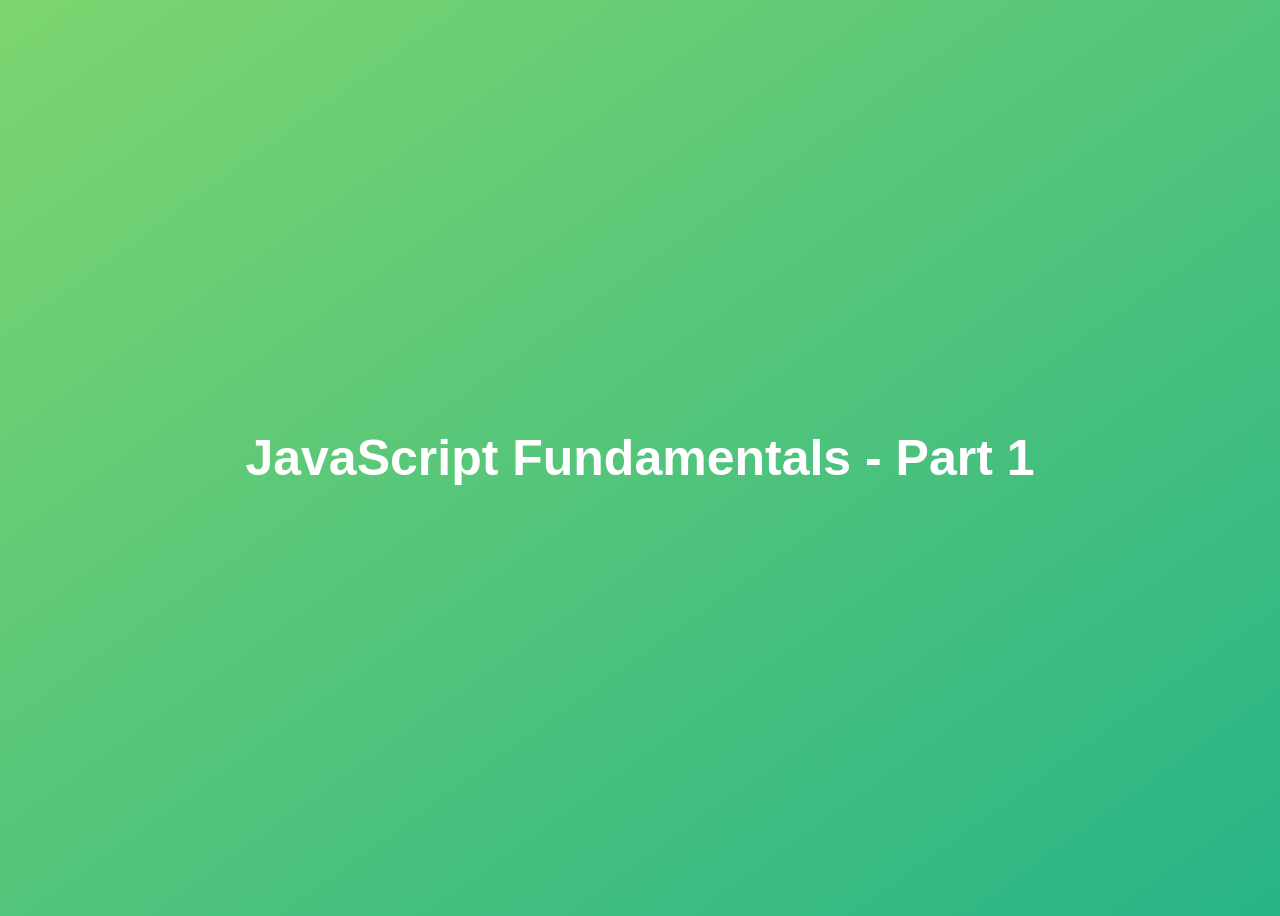
<file: 01-Fundamentals-Part-1/index.html>
<!DOCTYPE html>
<html lang="en">
    <head>
        <meta charset="UTF-8" />
        <meta name="viewport" content="width=device-width, initial-scale=1.0" />
        <meta http-equiv="X-UA-Compatible" content="ie=edge" />
        <title>JavaScript Fundamentals – Part 1</title>
        <style>
            body {
                height: 100vh;
                display: flex;
                align-items: center;
                background: linear-gradient(to top left, #28b487, #7dd56f);
            }
            h1 {
                font-family: sans-serif;
                font-size: 50px;
                line-height: 1.3;
                width: 100%;
                padding: 30px;
                text-align: center;
                color: white;
            }
        </style>
    </head>
    <body>
        <h1>JavaScript Fundamentals - Part 1</h1>
        <script src="script.js"></script>
    </body>
</html>
</file>
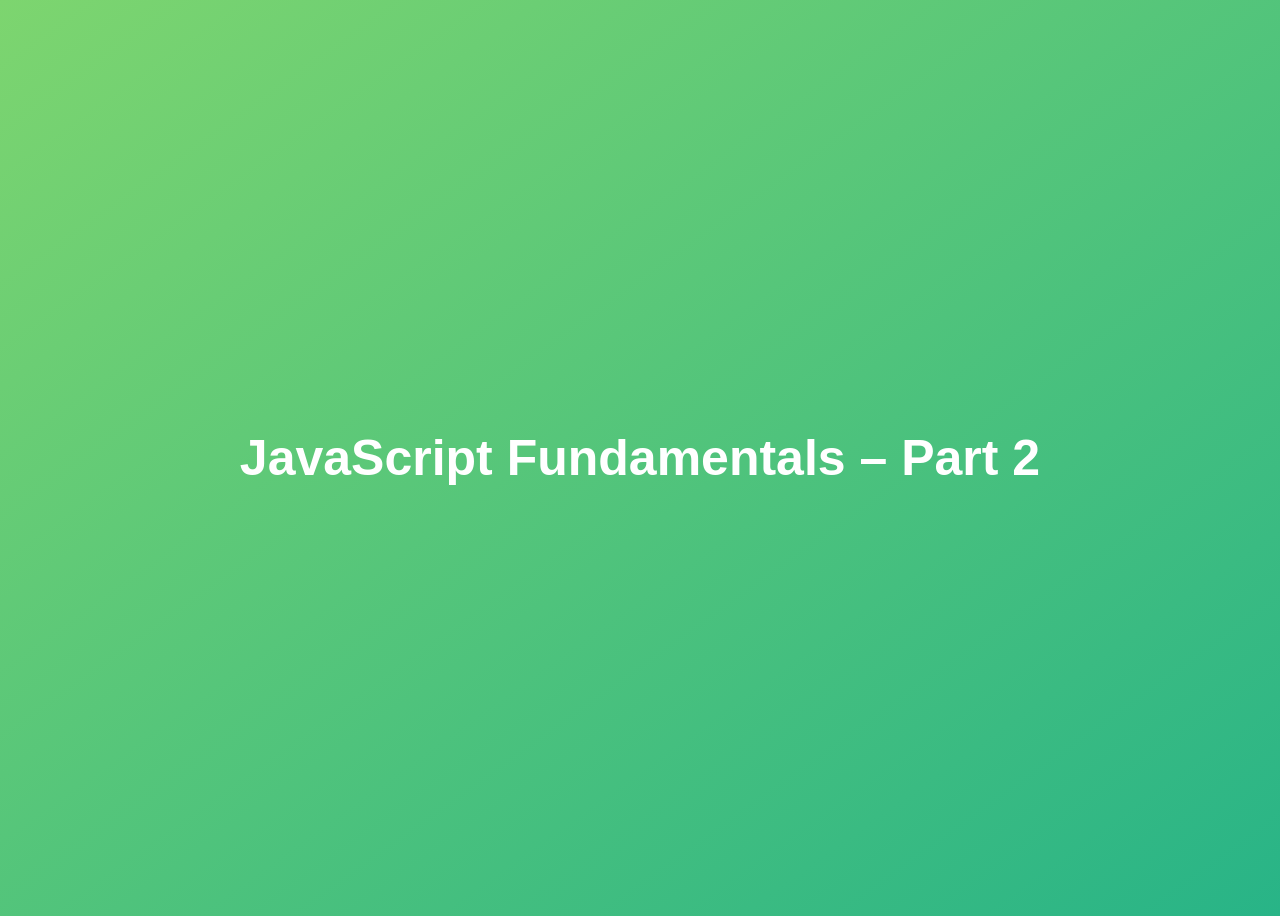
<file: 02-Fundamentals-Part-2/index.html>
<!DOCTYPE html>
<html lang="en">
  <head>
    <meta charset="UTF-8" />
    <meta name="viewport" content="width=device-width, initial-scale=1.0" />
    <meta http-equiv="X-UA-Compatible" content="ie=edge" />
    <title>JavaScript Fundamentals – Part 2</title>
    <style>
      body {
        height: 100vh;
        display: flex;
        align-items: center;
        background: linear-gradient(to top left, #28b487, #7dd56f);
      }
      h1 {
        font-family: sans-serif;
        font-size: 50px;
        line-height: 1.3;
        width: 100%;
        padding: 30px;
        text-align: center;
        color: white;
      }
    </style>
  </head>
  <body>
    <h1>JavaScript Fundamentals – Part 2</h1>
    <script src="script.js"></script>
  </body>
</html>
</file>
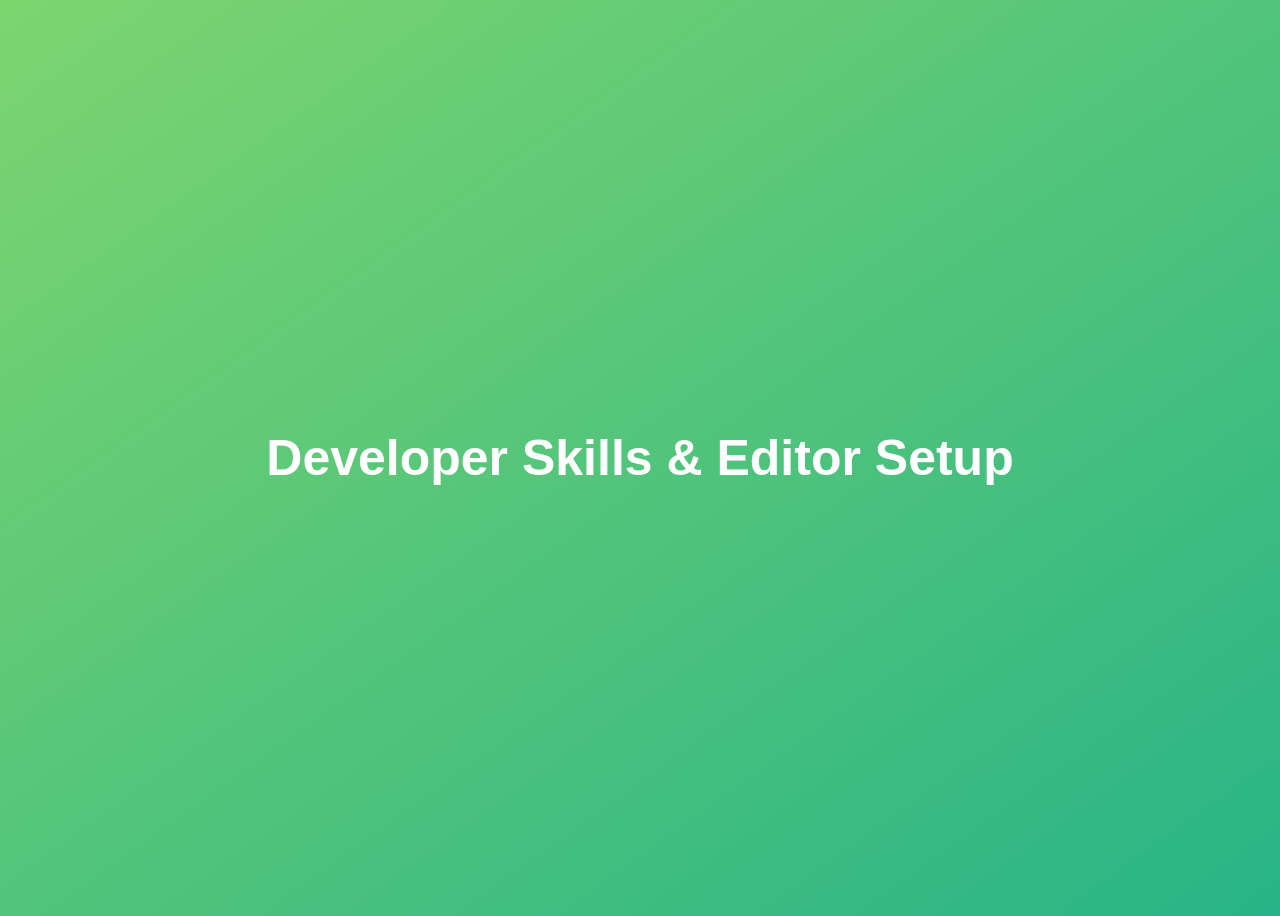
<file: 03-Developer Skills and Editor Setup/index.html>
<!DOCTYPE html>
<html lang="en">
    <head>
        <meta charset="UTF-8" />
        <meta name="viewport" content="width=device-width, initial-scale=1.0" />
        <meta http-equiv="X-UA-Compatible" content="ie=edge" />
        <title>Developer Skills & Editor Setup</title>
        <style>
            body {
                height: 100vh;
                display: flex;
                align-items: center;
                background: linear-gradient(to top left, #28b487, #7dd56f);
            }
            h1 {
                font-family: sans-serif;
                font-size: 50px;
                line-height: 1.3;
                width: 100%;
                padding: 30px;
                text-align: center;
                color: white;
            }
        </style>
    </head>
    <body>
        <h1>Developer Skills & Editor Setup</h1>
        <script src="script.js"></script>
    </body>
</html>
</file>
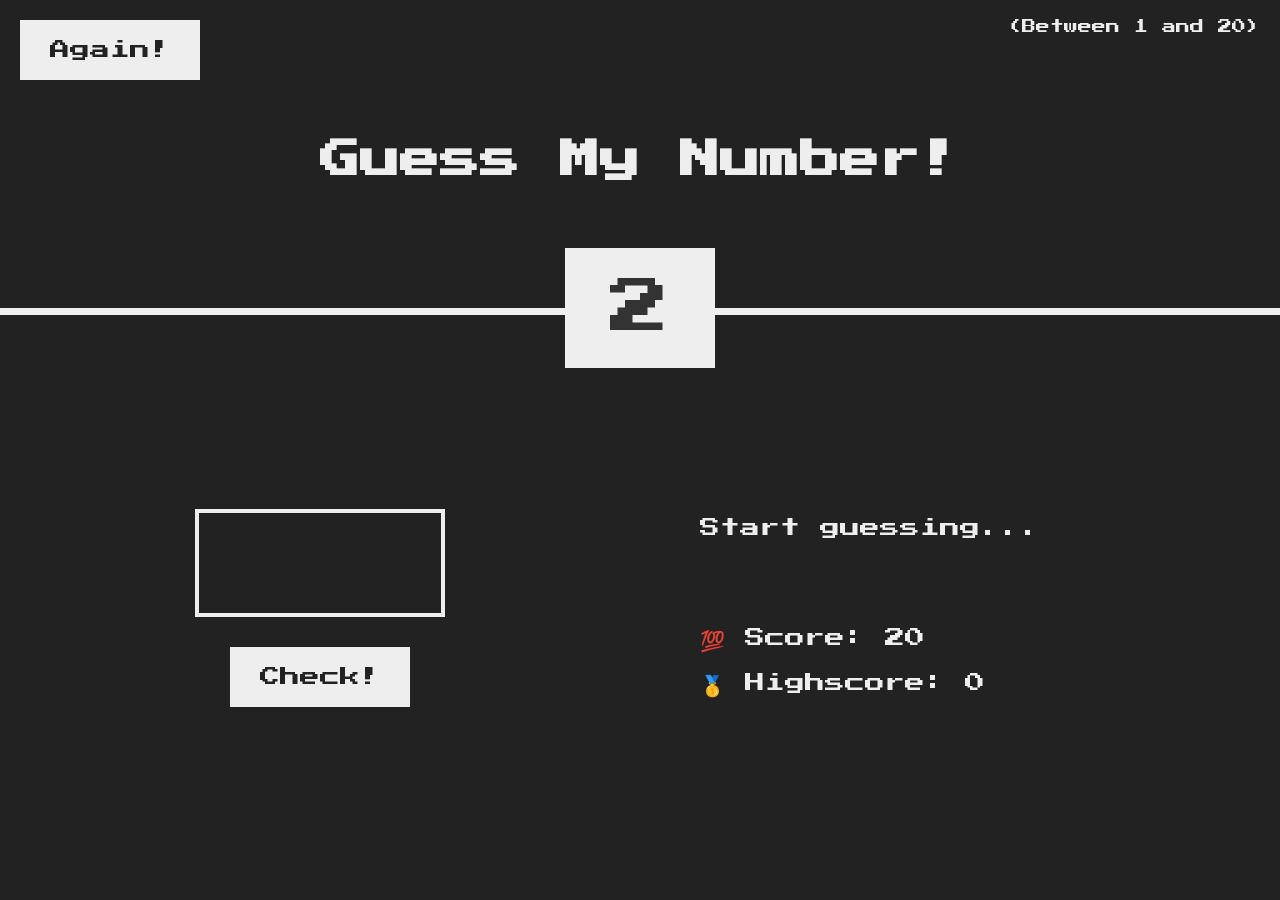
<file: 04-Guess-My-Number/index.html>
<!DOCTYPE html>
<html lang="en">
  <head>
    <meta charset="UTF-8" />
    <meta name="viewport" content="width=device-width, initial-scale=1.0" />
    <meta http-equiv="X-UA-Compatible" content="ie=edge" />
    <link rel="stylesheet" href="style.css" />
    <title>Guess My Number!</title>
  </head>
  <body>
    <header>
      <h1>Guess My Number!</h1>
      <p class="between">(Between 1 and 20)</p>
      <button class="btn again">Again!</button>
      <div class="number">?</div>
    </header>
    <main>
      <section class="left">
        <input type="number" class="guess" />
        <button class="btn check">Check!</button>
      </section>
      <section class="right">
        <p class="message">Start guessing...</p>
        <p class="label-score">💯 Score: <span class="score">20</span></p>
        <p class="label-highscore">
          🥇 Highscore: <span class="highscore">0</span>
        </p>
      </section>
    </main>
    <script src="script.js"></script>
  </body>
</html>
</file>
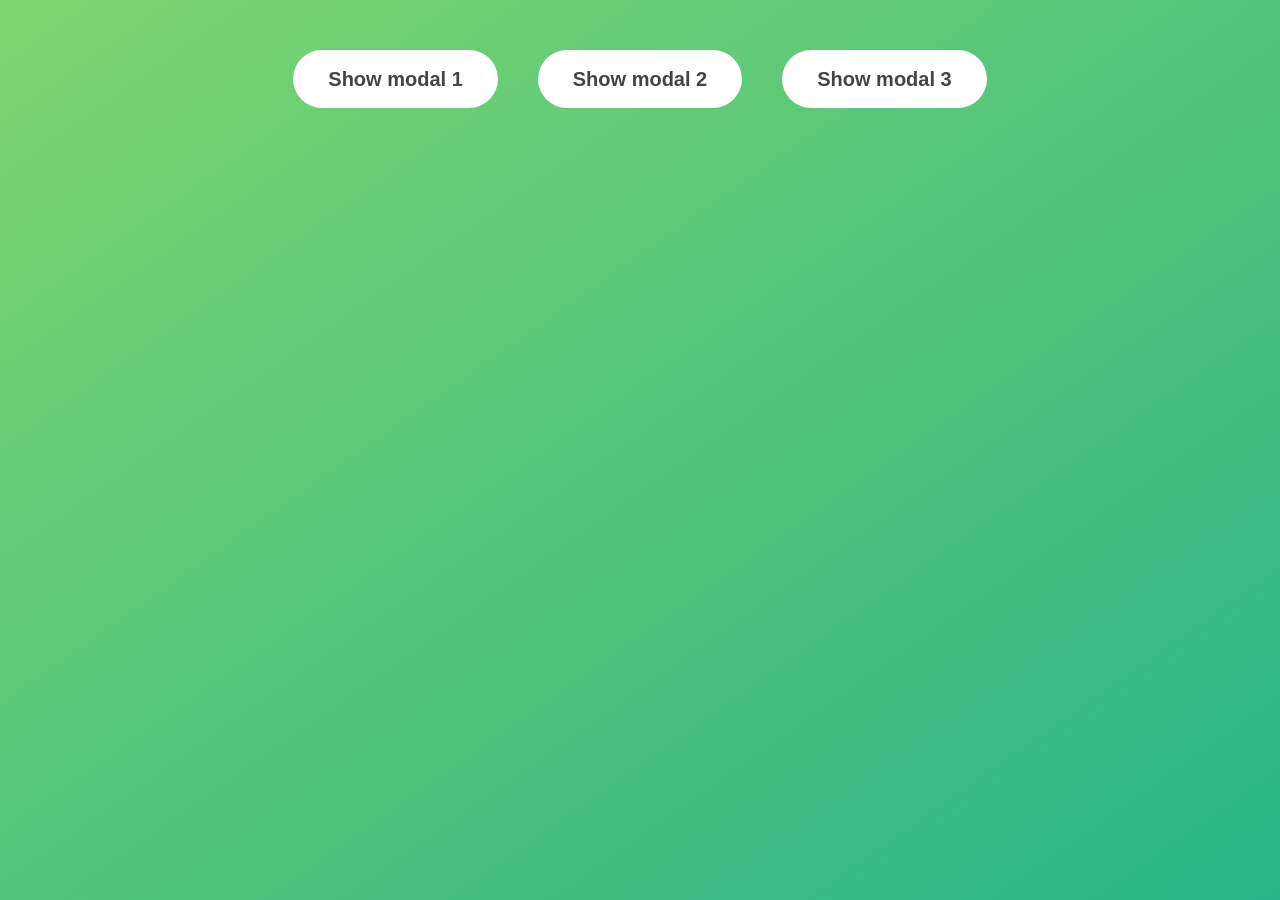
<file: 05-Modal-Window/index.html>
<!DOCTYPE html>
<html lang="en">
  <head>
    <meta charset="UTF-8" />
    <meta name="viewport" content="width=device-width, initial-scale=1.0" />
    <meta http-equiv="X-UA-Compatible" content="ie=edge" />
    <link rel="stylesheet" href="style.css" />
    <title>Modal window</title>
  </head>
  <body>
    <button class="show-modal">Show modal 1</button>
    <button class="show-modal">Show modal 2</button>
    <button class="show-modal">Show modal 3</button>

    <div class="modal hidden">
      <button class="close-modal">&times;</button>
      <h1>I'm a modal window 😍</h1>
      <p>
        Lorem ipsum dolor sit amet, consectetur adipisicing elit, sed do eiusmod
        tempor incididunt ut labore et dolore magna aliqua. Ut enim ad minim
        veniam, quis nostrud exercitation ullamco laboris nisi ut aliquip ex ea
        commodo consequat. Duis aute irure dolor in reprehenderit in voluptate
        velit esse cillum dolore eu fugiat nulla pariatur. Excepteur sint
        occaecat cupidatat non proident, sunt in culpa qui officia deserunt
        mollit anim id est laborum.
      </p>
    </div>
    <div class="overlay hidden"></div>

    <script src="script.js"></script>
  </body>
</html>
</file>
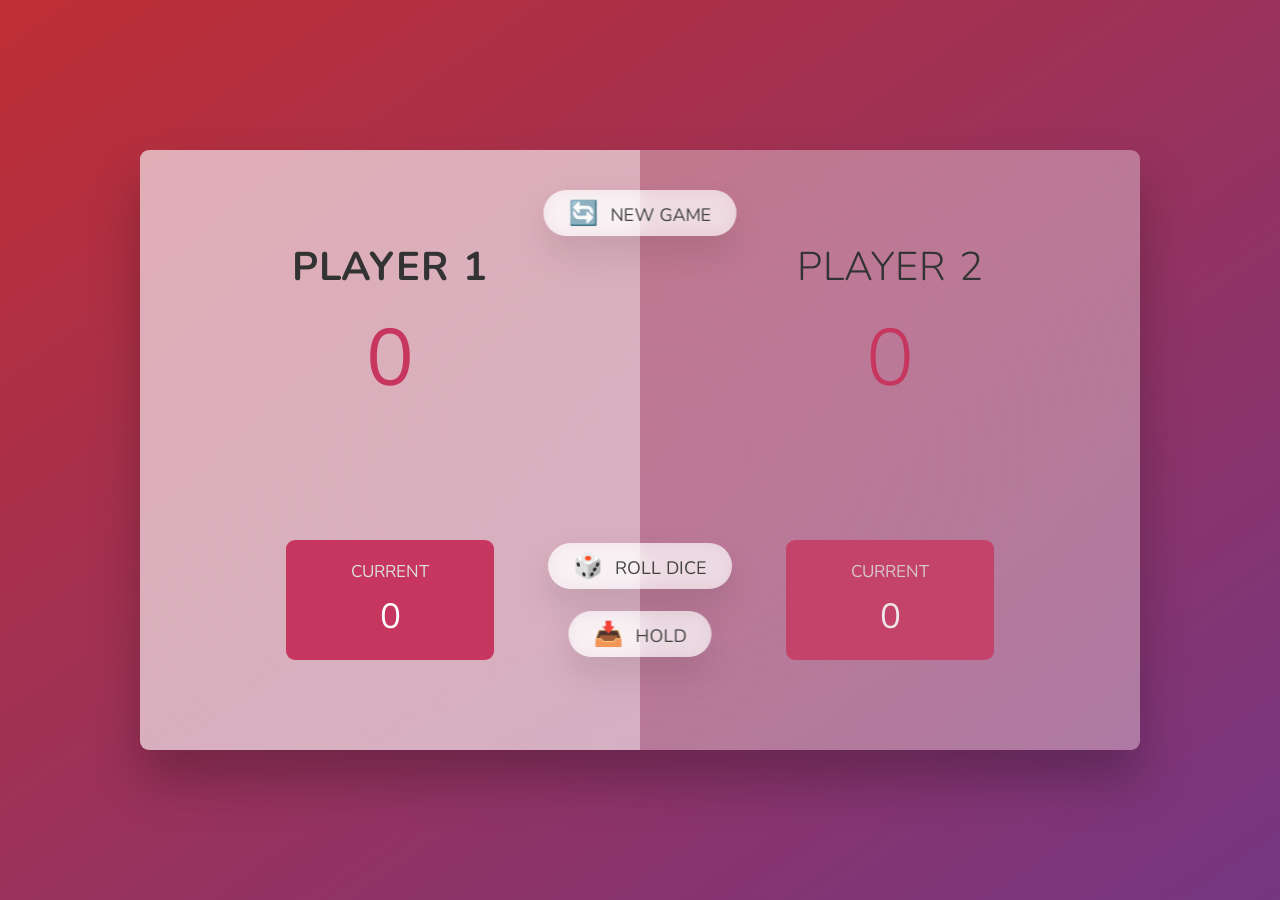
<file: 06-Pig-Game/index.html>
<!DOCTYPE html>
<html lang="en">
  <head>
    <meta charset="UTF-8" />
    <meta name="viewport" content="width=device-width, initial-scale=1.0" />
    <meta http-equiv="X-UA-Compatible" content="ie=edge" />
    <link rel="stylesheet" href="style.css" />
    <title>Pig Game</title>
  </head>
  <body>
    <main>
      <section class="player player--0 player--active">
        <h2 class="name" id="name--0">Player 1</h2>
        <p class="score" id="score--0">43</p>
        <div class="current">
          <p class="current-label">Current</p>
          <p class="current-score" id="current--0">0</p>
        </div>
      </section>
      <section class="player player--1">
        <h2 class="name" id="name--1">Player 2</h2>
        <p class="score" id="score--1">24</p>
        <div class="current">
          <p class="current-label">Current</p>
          <p class="current-score" id="current--1">0</p>
        </div>
      </section>

      <img src="dice-5.png" alt="Playing dice" class="dice" />
      <button class="btn btn--new">🔄 New game</button>
      <button class="btn btn--roll">🎲 Roll dice</button>
      <button class="btn btn--hold">📥 Hold</button>
    </main>
    <script src="script.js"></script>
  </body>
</html>
</file>
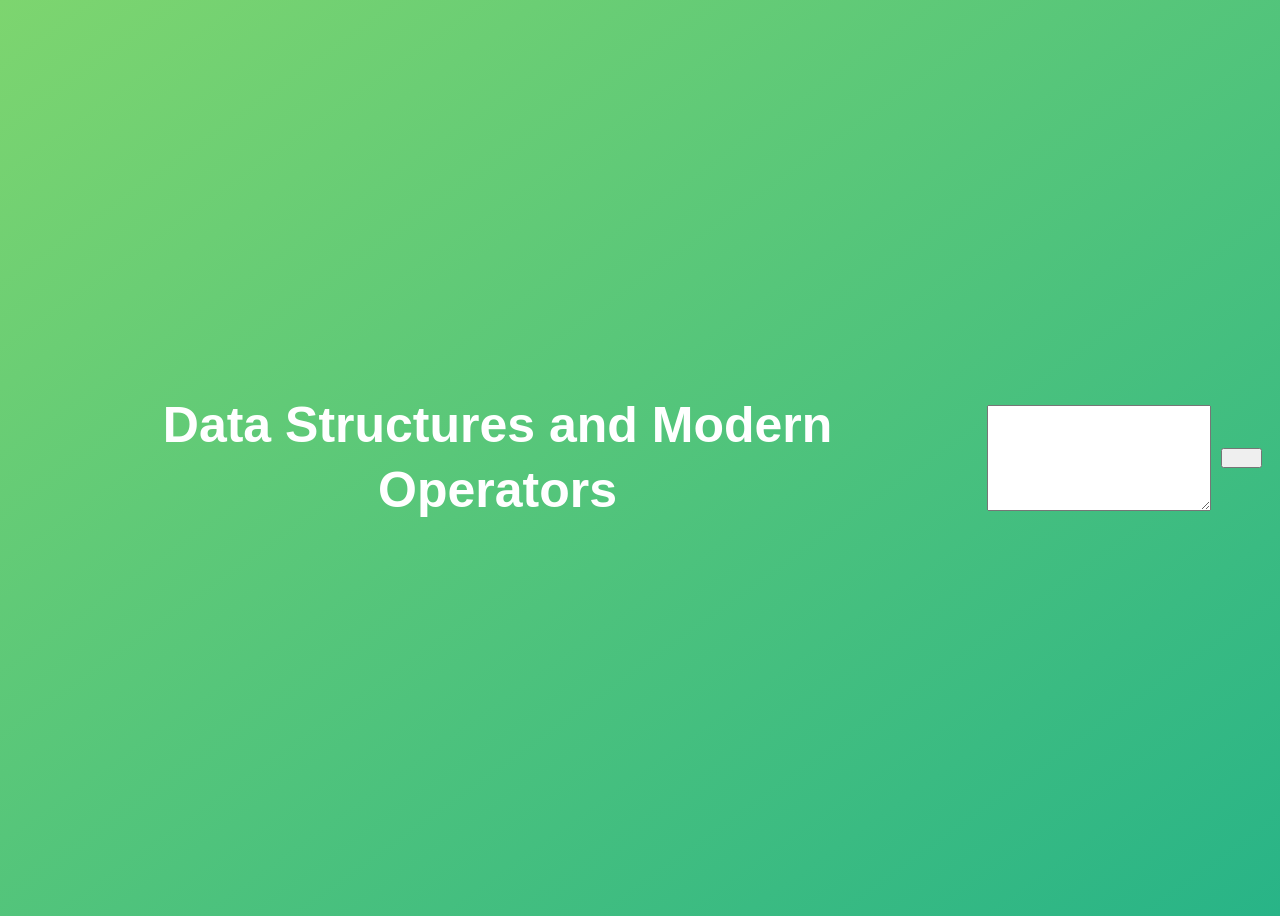
<file: 07-Data-Structures-Operators/index.html>
<!DOCTYPE html>
<html lang="en">
  <head>
    <meta charset="UTF-8" />
    <meta name="viewport" content="width=device-width, initial-scale=1.0" />
    <meta http-equiv="X-UA-Compatible" content="ie=edge" />
    <title>Data Structures and Modern Operators</title>
    <style>
      body {
        height: 100vh;
        display: flex;
        align-items: center;
        background: linear-gradient(to top left, #28b487, #7dd56f);
      }
      h1 {
        font-family: sans-serif;
        font-size: 50px;
        line-height: 1.3;
        width: 100%;
        padding: 30px;
        text-align: center;
        color: white;
      }
      button {
        width: 50px;
        height: 20px;
        margin: 10px;
      }
      textarea {
        width: 300px;
        height: 100px;
      }
    </style>
  </head>
  <body>
    <h1>Data Structures and Modern Operators</h1>
    <script src="script.js"></script>
  </body>
</html>
</file>
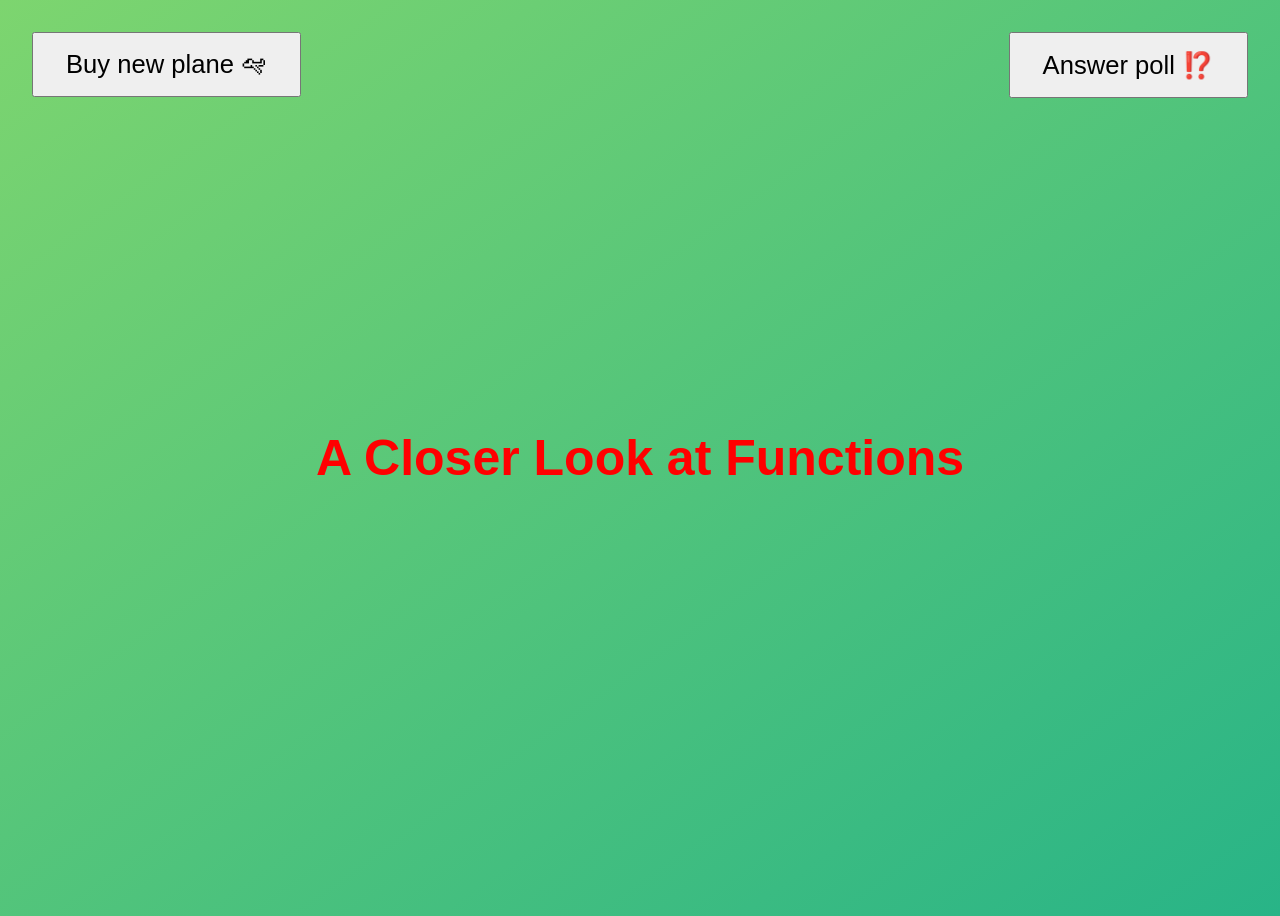
<file: 08-A-Closer-Look-at-Functions/index.html>
<!DOCTYPE html>
<html lang="en">
  <head>
    <meta charset="UTF-8" />
    <meta name="viewport" content="width=device-width, initial-scale=1.0" />
    <meta http-equiv="X-UA-Compatible" content="ie=edge" />
    <title>A Closer Look at Functions</title>
    <style>
      body {
        height: 100vh;
        display: flex;
        align-items: center;
        background: linear-gradient(to top left, #28b487, #7dd56f);
      }
      h1 {
        font-family: sans-serif;
        font-size: 50px;
        line-height: 1.3;
        width: 100%;
        padding: 30px;
        text-align: center;
        color: white;
      }
      .buy,
      .poll {
        font-size: 1.6rem;
        padding: 1rem 2rem;
        position: absolute;
        top: 2rem;
      }
      .buy {
        left: 2rem;
      }
      .poll {
        right: 2rem;
      }
    </style>
  </head>
  <body>
    <h1>A Closer Look at Functions</h1>
    <button class="buy">Buy new plane 🛩</button>
    <button class="poll">Answer poll ⁉️</button>
    <script src="script.js"></script>
  </body>
</html>
</file>
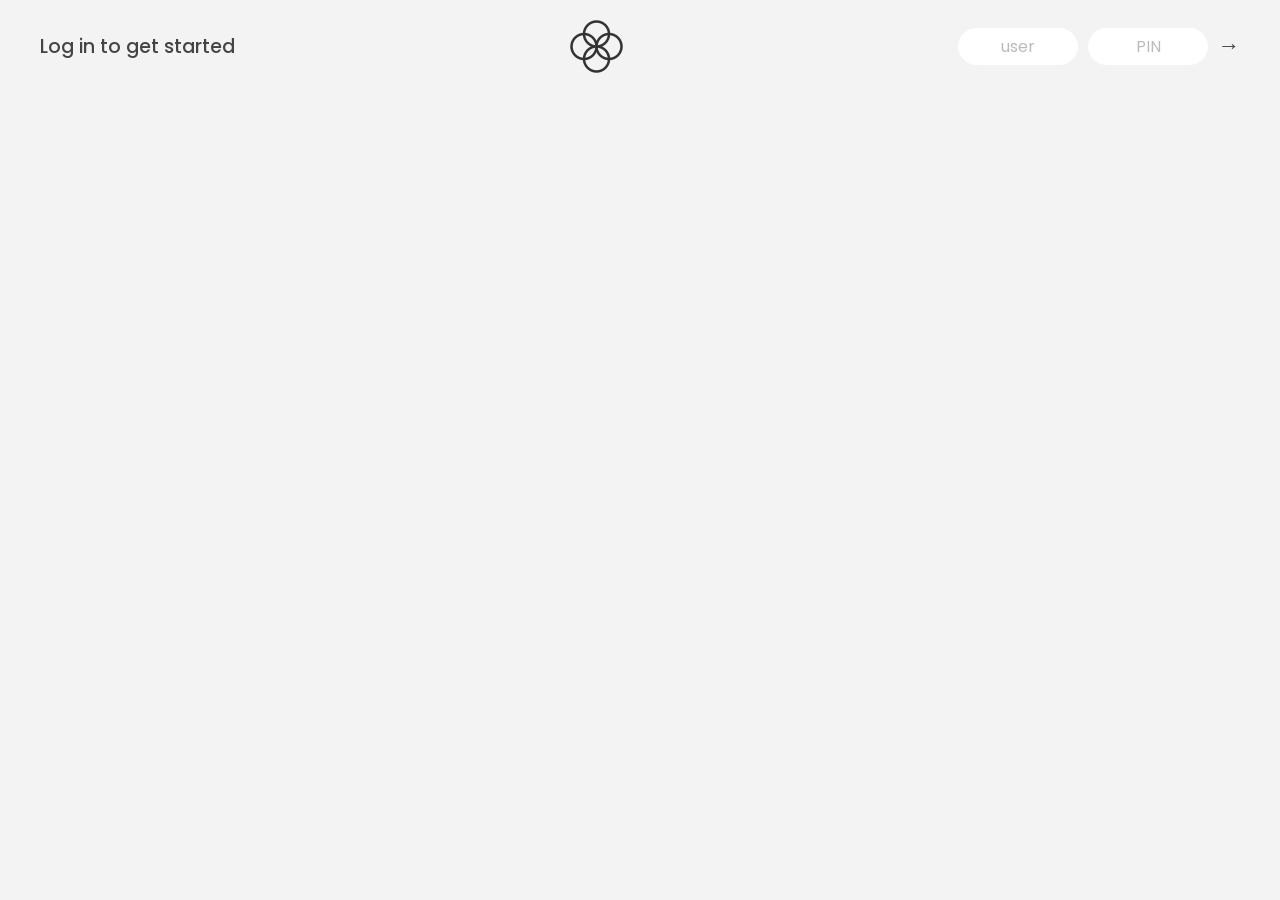
<file: 09-Arrays-Bankist/index.html>
<!DOCTYPE html>
<html lang="en">
  <head>
    <meta charset="UTF-8" />
    <meta name="viewport" content="width=device-width, initial-scale=1.0" />
    <meta http-equiv="X-UA-Compatible" content="ie=edge" />
    <link rel="shortcut icon" type="image/png" href="/icon.png" />

    <link
      href="https://fonts.googleapis.com/css?family=Poppins:400,500,600&display=swap"
      rel="stylesheet"
    />

    <link rel="stylesheet" href="style.css" />
    <title>Bankist</title>
  </head>
  <body>
    <!-- TOP NAVIGATION -->
    <nav>
      <p class="welcome">Log in to get started</p>
      <img src="logo.png" alt="Logo" class="logo" />
      <form class="login">
        <input
          type="text"
          placeholder="user"
          class="login__input login__input--user"
        />
        <!-- In practice, use type="password" -->
        <input
          type="text"
          placeholder="PIN"
          maxlength="4"
          class="login__input login__input--pin"
        />
        <button class="login__btn">&rarr;</button>
      </form>
    </nav>

    <main class="app">
      <!-- BALANCE -->
      <div class="balance">
        <div>
          <p class="balance__label">Current balance</p>
          <p class="balance__date">
            As of <span class="date">05/03/2037</span>
          </p>
        </div>
        <p class="balance__value">0000€</p>
      </div>

      <!-- MOVEMENTS -->
      <div class="movements">
        <div class="movements__row">
          <div class="movements__type movements__type--deposit">2 deposit</div>
          <div class="movements__date">3 days ago</div>
          <div class="movements__value">4 000€</div>
        </div>
        <div class="movements__row">
          <div class="movements__type movements__type--withdrawal">
            1 withdrawal
          </div>
          <div class="movements__date">24/01/2037</div>
          <div class="movements__value">-378€</div>
        </div>
      </div>

      <!-- SUMMARY -->
      <div class="summary">
        <p class="summary__label">In</p>
        <p class="summary__value summary__value--in">0000€</p>
        <p class="summary__label">Out</p>
        <p class="summary__value summary__value--out">0000€</p>
        <p class="summary__label">Interest</p>
        <p class="summary__value summary__value--interest">0000€</p>
        <button class="btn--sort">&downarrow; SORT</button>
      </div>

      <!-- OPERATION: TRANSFERS -->
      <div class="operation operation--transfer">
        <h2>Transfer money</h2>
        <form class="form form--transfer">
          <input type="text" class="form__input form__input--to" />
          <input type="number" class="form__input form__input--amount" />
          <button class="form__btn form__btn--transfer">&rarr;</button>
          <label class="form__label">Transfer to</label>
          <label class="form__label">Amount</label>
        </form>
      </div>

      <!-- OPERATION: LOAN -->
      <div class="operation operation--loan">
        <h2>Request loan</h2>
        <form class="form form--loan">
          <input type="number" class="form__input form__input--loan-amount" />
          <button class="form__btn form__btn--loan">&rarr;</button>
          <label class="form__label form__label--loan">Amount</label>
        </form>
      </div>

      <!-- OPERATION: CLOSE -->
      <div class="operation operation--close">
        <h2>Close account</h2>
        <form class="form form--close">
          <input type="text" class="form__input form__input--user" />
          <input
            type="password"
            maxlength="6"
            class="form__input form__input--pin"
          />
          <button class="form__btn form__btn--close">&rarr;</button>
          <label class="form__label">Confirm user</label>
          <label class="form__label">Confirm PIN</label>
        </form>
      </div>

      <!-- LOGOUT TIMER -->
      <p class="logout-timer">
        You will be logged out in <span class="timer">05:00</span>
      </p>
    </main>

    <!-- <footer>
      &copy; by Jonas Schmedtmann. Don't claim as your own :)
    </footer> -->

    <script src="script.js"></script>
  </body>
</html>
</file>
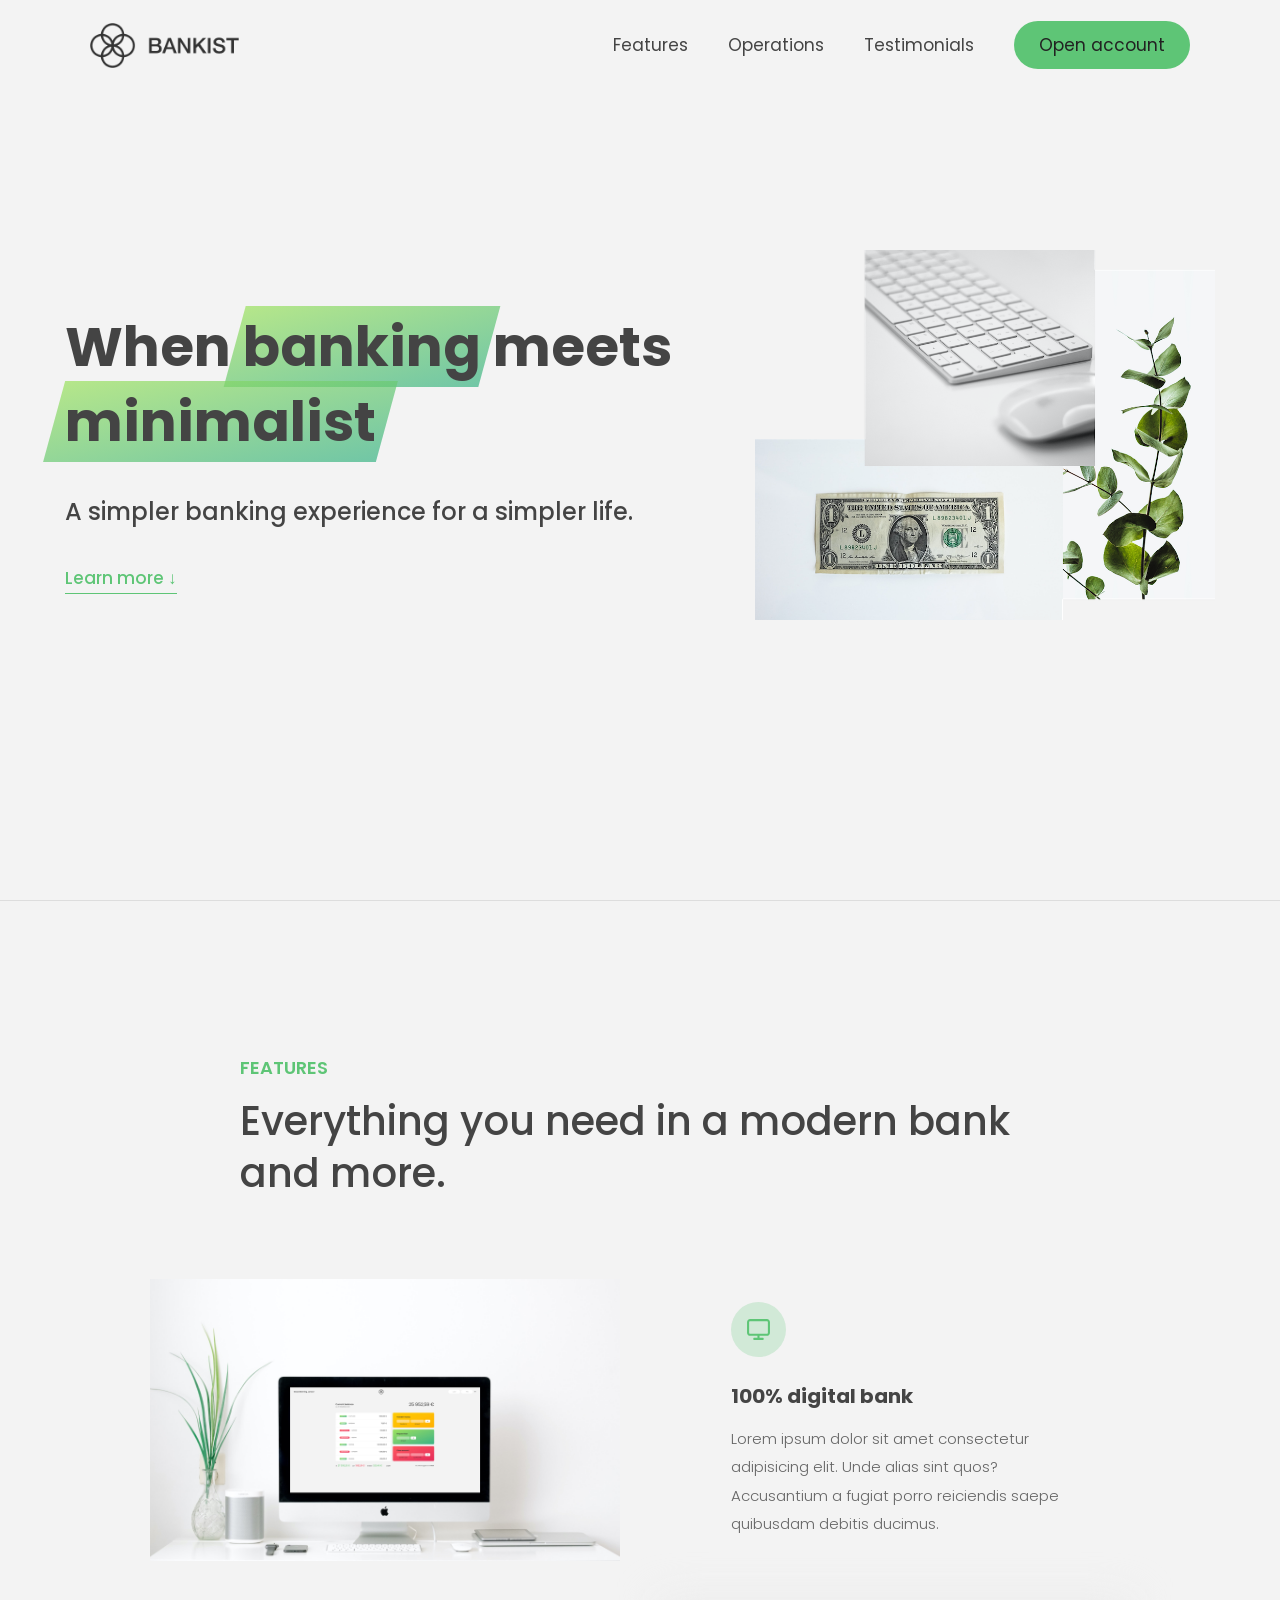
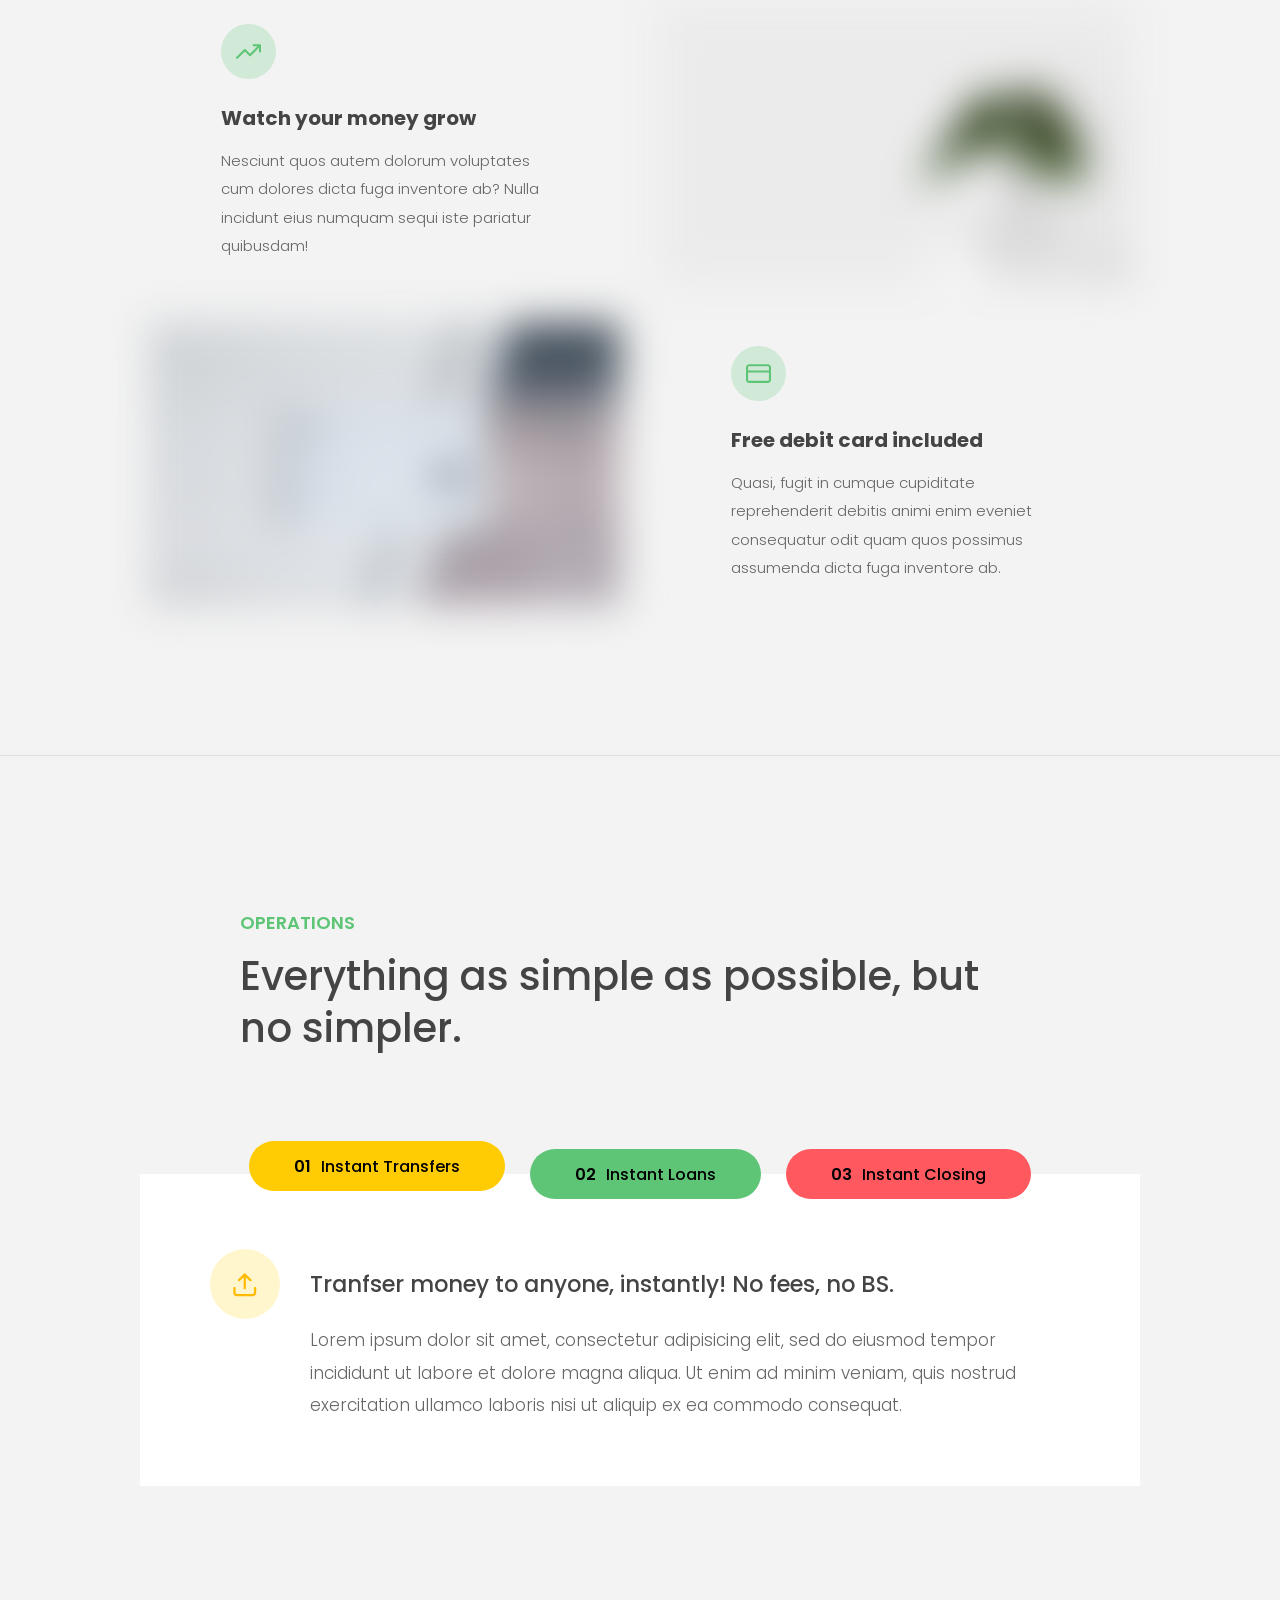
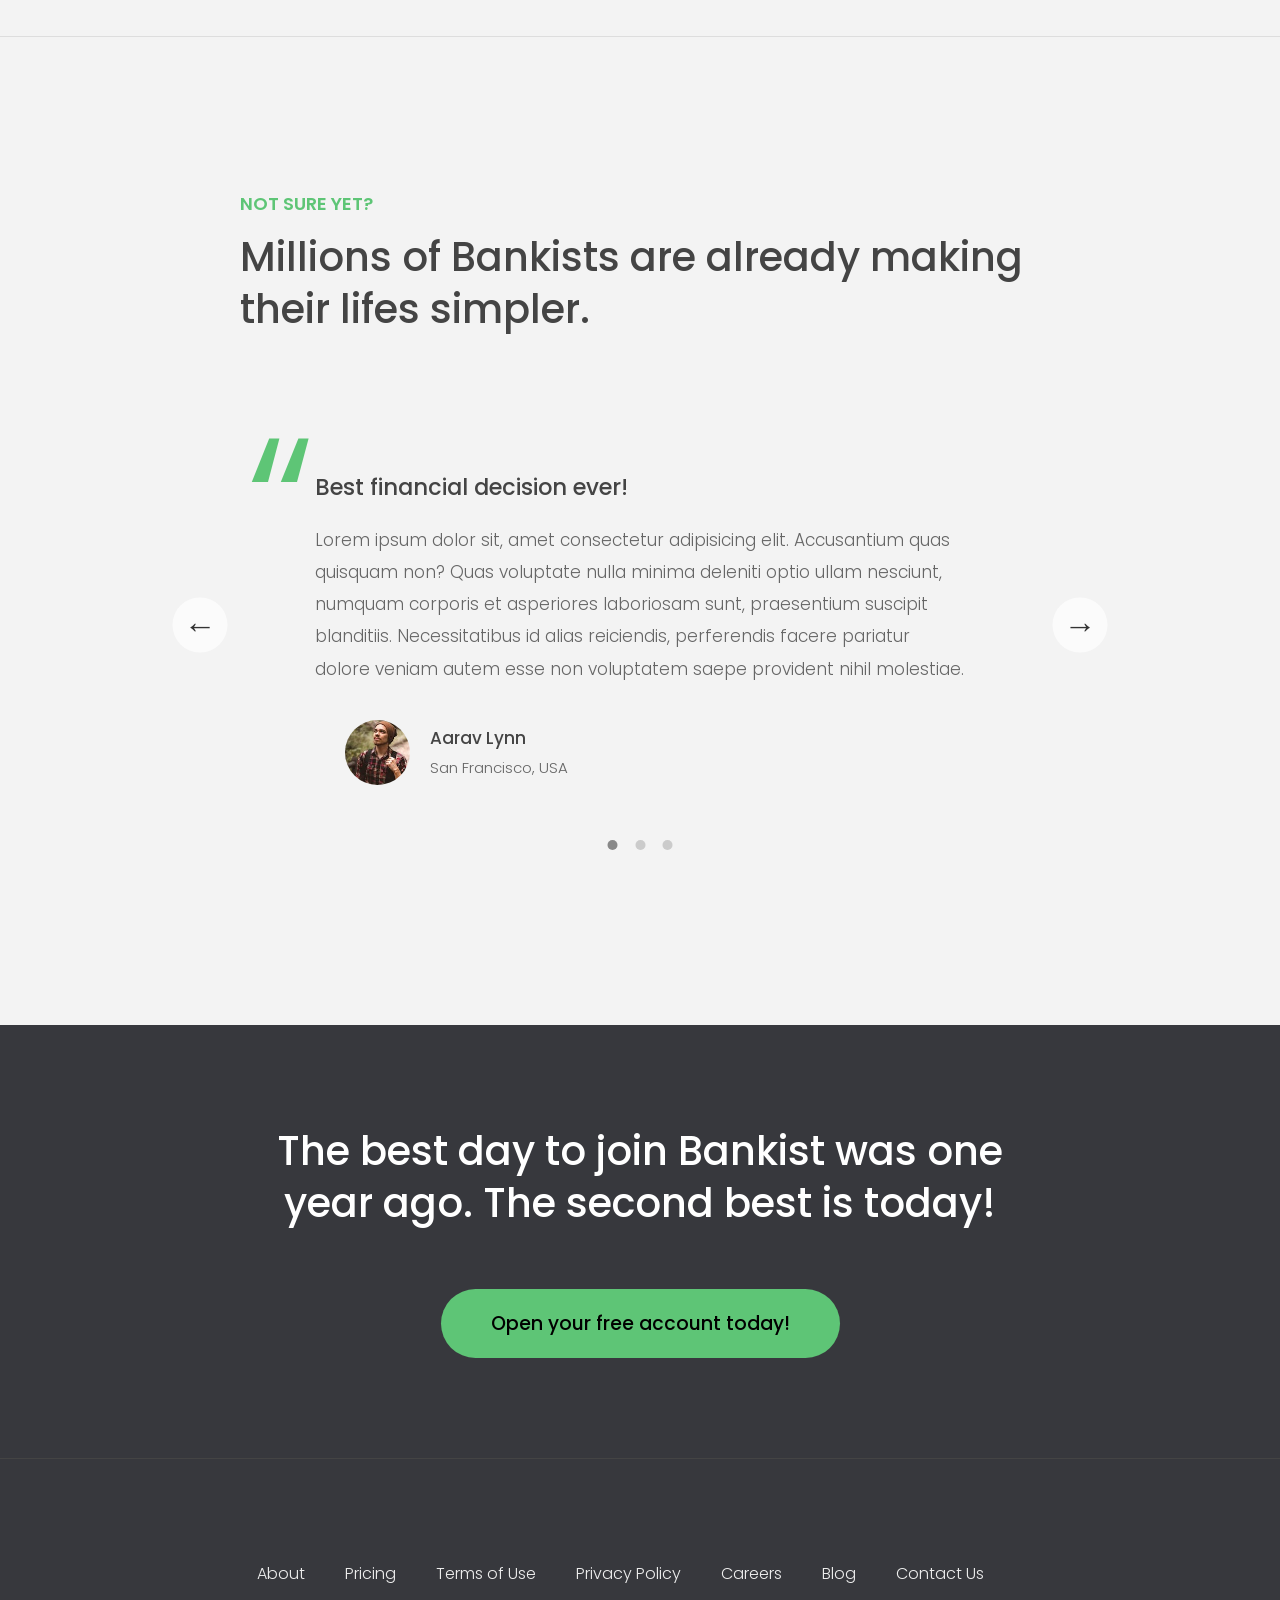
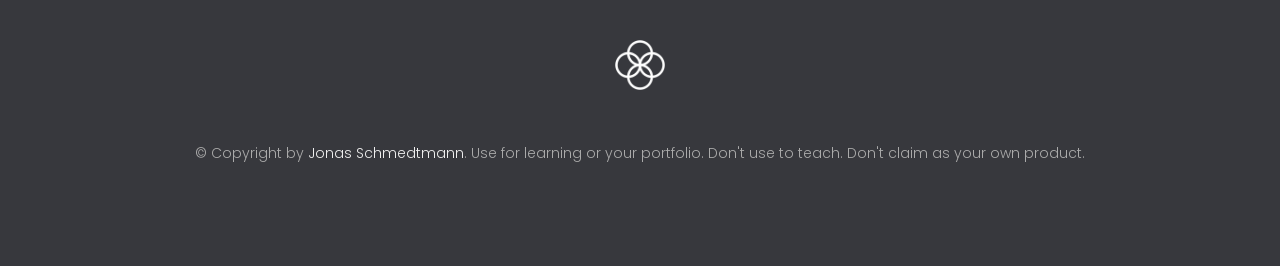
<file: 11-Advanced-DOM-Bankist/index.html>
<!DOCTYPE html>
<html lang="en">
  <head>
    <meta charset="UTF-8" />
    <meta name="viewport" content="width=device-width, initial-scale=1.0" />
    <meta http-equiv="X-UA-Compatible" content="ie=edge" />
    <link rel="shortcut icon" type="image/png" href="img/icon.png" />

    <link
      href="https://fonts.googleapis.com/css?family=Poppins:300,400,500,600&display=swap"
      rel="stylesheet"
    />
    <link rel="stylesheet" href="style.css" />
    <title>Bankist | When Banking meets Minimalist</title>
  </head>
  <body>
    <header class="header">
      <nav class="nav">
        <img
          src="img/logo.png"
          alt="Bankist logo"
          class="nav__logo"
          id="logo"
          designer="Jonas"
          data-version-number="3.0"
        />
        <ul class="nav__links">
          <li class="nav__item">
            <a class="nav__link" href="#section--1">Features</a>
          </li>
          <li class="nav__item">
            <a class="nav__link" href="#section--2">Operations</a>
          </li>
          <li class="nav__item">
            <a class="nav__link" href="#section--3">Testimonials</a>
          </li>
          <li class="nav__item">
            <a class="nav__link nav__link--btn btn--show-modal" href="#"
              >Open account</a
            >
          </li>
        </ul>
      </nav>

      <div class="header__title">
        <h1>
          When
          <!-- Green highlight effect -->
          <span class="highlight">banking</span>
          meets<br />
          <span class="highlight">minimalist</span>
        </h1>
        <h4>A simpler banking experience for a simpler life.</h4>
        <button class="btn--text btn--scroll-to">Learn more &DownArrow;</button>
        <img
          src="img/hero.png"
          class="header__img"
          alt="Minimalist bank items"
        />
      </div>
    </header>

    <section class="section" id="section--1">
      <div class="section__title">
        <h2 class="section__description">Features</h2>
        <h3 class="section__header">
          Everything you need in a modern bank and more.
        </h3>
      </div>

      <div class="features">
        <img
          src="img/digital-lazy.jpg"
          data-src="img/digital.jpg"
          alt="Computer"
          class="features__img lazy-img"
        />
        <div class="features__feature">
          <div class="features__icon">
            <svg>
              <use xlink:href="img/icons.svg#icon-monitor"></use>
            </svg>
          </div>
          <h5 class="features__header">100% digital bank</h5>
          <p>
            Lorem ipsum dolor sit amet consectetur adipisicing elit. Unde alias
            sint quos? Accusantium a fugiat porro reiciendis saepe quibusdam
            debitis ducimus.
          </p>
        </div>

        <div class="features__feature">
          <div class="features__icon">
            <svg>
              <use xlink:href="img/icons.svg#icon-trending-up"></use>
            </svg>
          </div>
          <h5 class="features__header">Watch your money grow</h5>
          <p>
            Nesciunt quos autem dolorum voluptates cum dolores dicta fuga
            inventore ab? Nulla incidunt eius numquam sequi iste pariatur
            quibusdam!
          </p>
        </div>
        <img
          src="img/grow-lazy.jpg"
          data-src="img/grow.jpg"
          alt="Plant"
          class="features__img lazy-img"
        />

        <img
          src="img/card-lazy.jpg"
          data-src="img/card.jpg"
          alt="Credit card"
          class="features__img lazy-img"
        />
        <div class="features__feature">
          <div class="features__icon">
            <svg>
              <use xlink:href="img/icons.svg#icon-credit-card"></use>
            </svg>
          </div>
          <h5 class="features__header">Free debit card included</h5>
          <p>
            Quasi, fugit in cumque cupiditate reprehenderit debitis animi enim
            eveniet consequatur odit quam quos possimus assumenda dicta fuga
            inventore ab.
          </p>
        </div>
      </div>
    </section>

    <section class="section" id="section--2">
      <div class="section__title">
        <h2 class="section__description">Operations</h2>
        <h3 class="section__header">
          Everything as simple as possible, but no simpler.
        </h3>
      </div>

      <div class="operations">
        <div class="operations__tab-container">
          <button
            class="btn operations__tab operations__tab--1 operations__tab--active"
            data-tab="1"
          >
            <span>01</span>Instant Transfers
          </button>
          <button class="btn operations__tab operations__tab--2" data-tab="2">
            <span>02</span>Instant Loans
          </button>
          <button class="btn operations__tab operations__tab--3" data-tab="3">
            <span>03</span>Instant Closing
          </button>
        </div>
        <div
          class="operations__content operations__content--1 operations__content--active"
        >
          <div class="operations__icon operations__icon--1">
            <svg>
              <use xlink:href="img/icons.svg#icon-upload"></use>
            </svg>
          </div>
          <h5 class="operations__header">
            Tranfser money to anyone, instantly! No fees, no BS.
          </h5>
          <p>
            Lorem ipsum dolor sit amet, consectetur adipisicing elit, sed do
            eiusmod tempor incididunt ut labore et dolore magna aliqua. Ut enim
            ad minim veniam, quis nostrud exercitation ullamco laboris nisi ut
            aliquip ex ea commodo consequat.
          </p>
        </div>

        <div class="operations__content operations__content--2">
          <div class="operations__icon operations__icon--2">
            <svg>
              <use xlink:href="img/icons.svg#icon-home"></use>
            </svg>
          </div>
          <h5 class="operations__header">
            Buy a home or make your dreams come true, with instant loans.
          </h5>
          <p>
            Duis aute irure dolor in reprehenderit in voluptate velit esse
            cillum dolore eu fugiat nulla pariatur. Excepteur sint occaecat
            cupidatat non proident, sunt in culpa qui officia deserunt mollit
            anim id est laborum.
          </p>
        </div>
        <div class="operations__content operations__content--3">
          <div class="operations__icon operations__icon--3">
            <svg>
              <use xlink:href="img/icons.svg#icon-user-x"></use>
            </svg>
          </div>
          <h5 class="operations__header">
            No longer need your account? No problem! Close it instantly.
          </h5>
          <p>
            Excepteur sint occaecat cupidatat non proident, sunt in culpa qui
            officia deserunt mollit anim id est laborum. Ut enim ad minim
            veniam, quis nostrud exercitation ullamco laboris nisi ut aliquip ex
            ea commodo consequat.
          </p>
        </div>
      </div>
    </section>

    <section class="section" id="section--3">
      <div class="section__title section__title--testimonials">
        <h2 class="section__description">Not sure yet?</h2>
        <h3 class="section__header">
          Millions of Bankists are already making their lifes simpler.
        </h3>
      </div>

      <div class="slider">
        <div class="slide slide--1">
          <div class="testimonial">
            <h5 class="testimonial__header">Best financial decision ever!</h5>
            <blockquote class="testimonial__text">
              Lorem ipsum dolor sit, amet consectetur adipisicing elit.
              Accusantium quas quisquam non? Quas voluptate nulla minima
              deleniti optio ullam nesciunt, numquam corporis et asperiores
              laboriosam sunt, praesentium suscipit blanditiis. Necessitatibus
              id alias reiciendis, perferendis facere pariatur dolore veniam
              autem esse non voluptatem saepe provident nihil molestiae.
            </blockquote>
            <address class="testimonial__author">
              <img src="img/user-1.jpg" alt="" class="testimonial__photo" />
              <h6 class="testimonial__name">Aarav Lynn</h6>
              <p class="testimonial__location">San Francisco, USA</p>
            </address>
          </div>
        </div>

        <div class="slide slide--2">
          <div class="testimonial">
            <h5 class="testimonial__header">
              The last step to becoming a complete minimalist
            </h5>
            <blockquote class="testimonial__text">
              Quisquam itaque deserunt ullam, quia ea repellendus provident,
              ducimus neque ipsam modi voluptatibus doloremque, corrupti
              laborum. Incidunt numquam perferendis veritatis neque repellendus.
              Lorem, ipsum dolor sit amet consectetur adipisicing elit. Illo
              deserunt exercitationem deleniti.
            </blockquote>
            <address class="testimonial__author">
              <img src="img/user-2.jpg" alt="" class="testimonial__photo" />
              <h6 class="testimonial__name">Miyah Miles</h6>
              <p class="testimonial__location">London, UK</p>
            </address>
          </div>
        </div>

        <div class="slide slide--3">
          <div class="testimonial">
            <h5 class="testimonial__header">
              Finally free from old-school banks
            </h5>
            <blockquote class="testimonial__text">
              Debitis, nihil sit minus suscipit magni aperiam vel tenetur
              incidunt commodi architecto numquam omnis nulla autem,
              necessitatibus blanditiis modi similique quidem. Odio aliquam
              culpa dicta beatae quod maiores ipsa minus consequatur error sunt,
              deleniti saepe aliquid quos inventore sequi. Necessitatibus id
              alias reiciendis, perferendis facere.
            </blockquote>
            <address class="testimonial__author">
              <img src="img/user-3.jpg" alt="" class="testimonial__photo" />
              <h6 class="testimonial__name">Francisco Gomes</h6>
              <p class="testimonial__location">Lisbon, Portugal</p>
            </address>
          </div>
        </div>

        <!-- <div class="slide"><img src="img/img-1.jpg" alt="Photo 1" /></div>
        <div class="slide"><img src="img/img-2.jpg" alt="Photo 2" /></div>
        <div class="slide"><img src="img/img-3.jpg" alt="Photo 3" /></div>
        <div class="slide"><img src="img/img-4.jpg" alt="Photo 4" /></div> -->
        <button class="slider__btn slider__btn--left">&larr;</button>
        <button class="slider__btn slider__btn--right">&rarr;</button>
        <div class="dots"></div>
      </div>
    </section>

    <section class="section section--sign-up">
      <div class="section__title">
        <h3 class="section__header">
          The best day to join Bankist was one year ago. The second best is
          today!
        </h3>
      </div>
      <button class="btn btn--show-modal">Open your free account today!</button>
    </section>

    <footer class="footer">
      <ul class="footer__nav">
        <li class="footer__item">
          <a class="footer__link" href="#">About</a>
        </li>
        <li class="footer__item">
          <a class="footer__link" href="#">Pricing</a>
        </li>
        <li class="footer__item">
          <a class="footer__link" href="#">Terms of Use</a>
        </li>
        <li class="footer__item">
          <a class="footer__link" href="#">Privacy Policy</a>
        </li>
        <li class="footer__item">
          <a class="footer__link" href="#">Careers</a>
        </li>
        <li class="footer__item">
          <a class="footer__link" href="#">Blog</a>
        </li>
        <li class="footer__item">
          <a class="footer__link" href="#">Contact Us</a>
        </li>
      </ul>
      <img src="img/icon.png" alt="Logo" class="footer__logo" />
      <p class="footer__copyright">
        &copy; Copyright by
        <a
          class="footer__link twitter-link"
          target="_blank"
          href="https://twitter.com/jonasschmedtman"
          >Jonas Schmedtmann</a
        >. Use for learning or your portfolio. Don't use to teach. Don't claim
        as your own product.
      </p>
    </footer>

    <div class="modal hidden">
      <button class="btn--close-modal">&times;</button>
      <h2 class="modal__header">
        Open your bank account <br />
        in just <span class="highlight">5 minutes</span>
      </h2>
      <form class="modal__form">
        <label>First Name</label>
        <input type="text" />
        <label>Last Name</label>
        <input type="text" />
        <label>Email Address</label>
        <input type="email" />
        <button class="btn">Next step &rarr;</button>
      </form>
    </div>
    <div class="overlay hidden"></div>

    <script src="script.js"></script>
  </body>
</html>
</file>
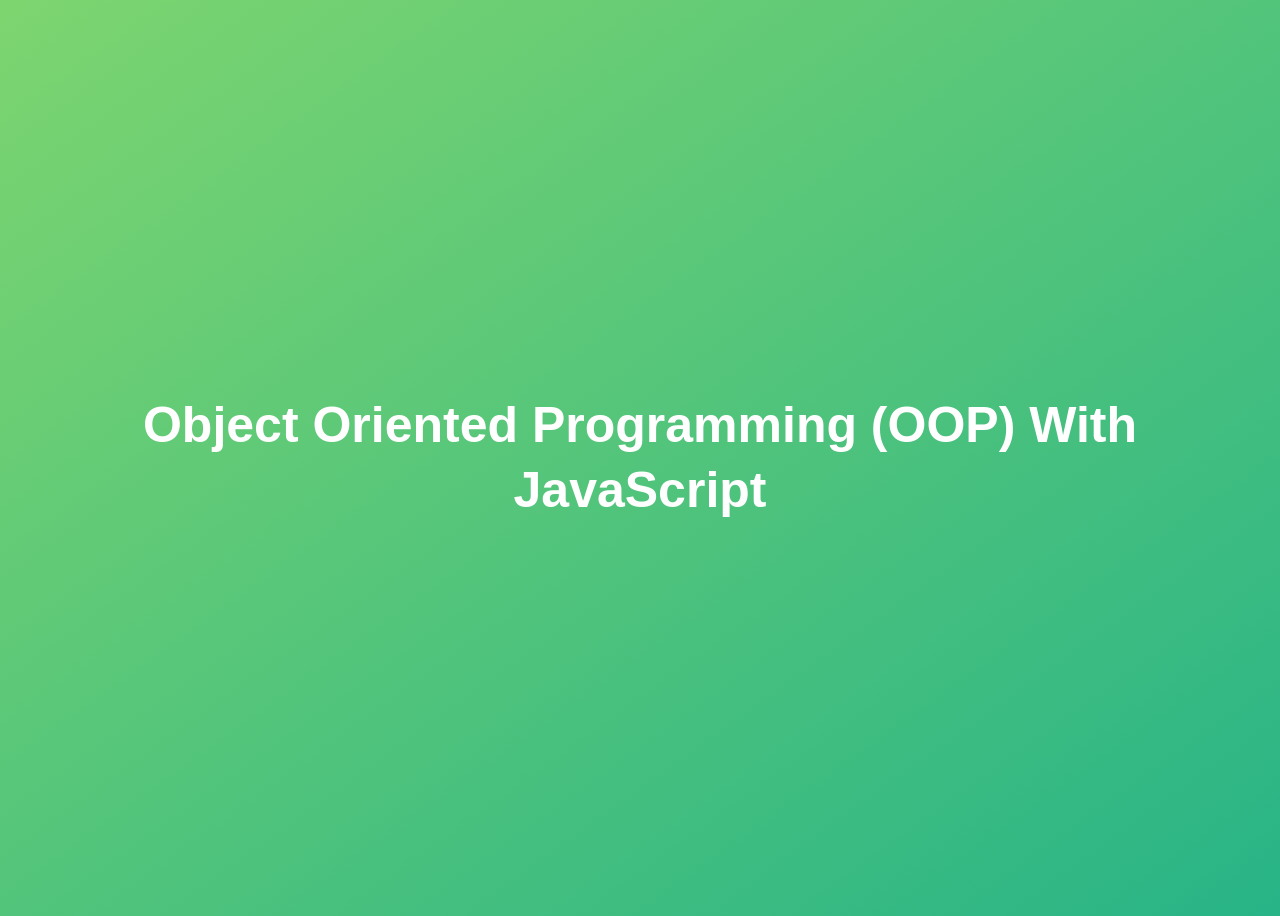
<file: 12-OOP/index.html>
<!DOCTYPE html>
<html lang="en">
  <head>
    <meta charset="UTF-8" />
    <meta name="viewport" content="width=device-width, initial-scale=1.0" />
    <meta http-equiv="X-UA-Compatible" content="ie=edge" />
    <title>Object Oriented Programming (OOP) With JavaScript</title>
    <style>
      body {
        height: 100vh;
        display: flex;
        align-items: center;
        background: linear-gradient(to top left, #28b487, #7dd56f);
      }
      h1 {
        font-family: sans-serif;
        font-size: 50px;
        line-height: 1.3;
        width: 100%;
        padding: 30px;
        text-align: center;
        color: white;
      }
    </style>
    <script defer src="script.js"></script>
  </head>
  <body>
    <h1>Object Oriented Programming (OOP) With JavaScript</h1>
  </body>
</html>
</file>
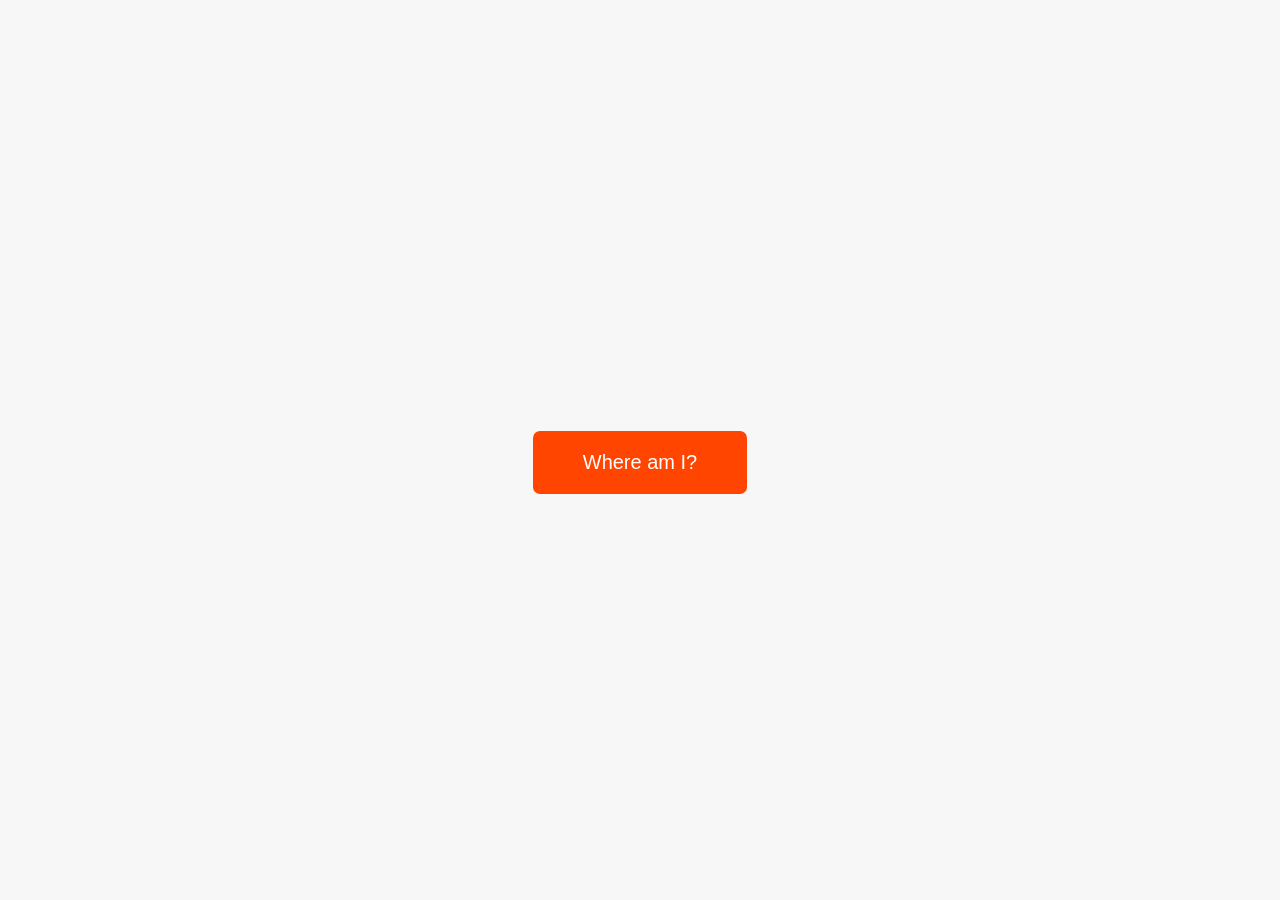
<file: 13-Asynchronous/index.html>
<!DOCTYPE html>
<html lang="en">
  <head>
    <meta charset="UTF-8" />
    <meta name="viewport" content="width=device-width, initial-scale=1.0" />
    <meta http-equiv="X-UA-Compatible" content="ie=edge" />
    <link rel="stylesheet" href="style.css" />
    <script defer src="script.js"></script>
    <title>Asynchronous JavaScript</title>
  </head>
  <body>
    <main class="container">
      <div class="countries">
        <!--
        <article class="country">
          <img class="country__img" src="" />
          <div class="country__data">
            <h3 class="country__name">COUNTRY</h3>
            <h4 class="country__region">REGION</h4>
            <p class="country__row"><span>👫</span>POP people</p>
            <p class="country__row"><span>🗣️</span>LANG</p>
            <p class="country__row"><span>💰</span>CUR</p>
          </div>
        </article>
        -->
      </div>
      <button class="btn-country">Where am I?</button>
      <div class="images"></div>
    </main>
  </body>
</html>
</file>
<file: 04-Guess-My-Number/style.css>
@import url('https://fonts.googleapis.com/css?family=Press+Start+2P&display=swap');

* {
  margin: 0;
  padding: 0;
  box-sizing: inherit;
}

html {
  font-size: 62.5%;
  box-sizing: border-box;
}

body {
  font-family: 'Press Start 2P', sans-serif;
  color: #eee;
  background-color: #222;
  /* background-color: #60b347; */
}

/* LAYOUT */
header {
  position: relative;
  height: 35vh;
  border-bottom: 7px solid #eee;
}

main {
  height: 65vh;
  color: #eee;
  display: flex;
  align-items: center;
  justify-content: space-around;
}

.left {
  width: 52rem;
  display: flex;
  flex-direction: column;
  align-items: center;
}

.right {
  width: 52rem;
  font-size: 2rem;
}

/* ELEMENTS STYLE */
h1 {
  font-size: 4rem;
  text-align: center;
  position: absolute;
  width: 100%;
  top: 52%;
  left: 50%;
  transform: translate(-50%, -50%);
}

.number {
  background: #eee;
  color: #333;
  font-size: 6rem;
  width: 15rem;
  padding: 3rem 0rem;
  text-align: center;
  position: absolute;
  bottom: 0;
  left: 50%;
  transform: translate(-50%, 50%);
}

.between {
  font-size: 1.4rem;
  position: absolute;
  top: 2rem;
  right: 2rem;
}

.again {
  position: absolute;
  top: 2rem;
  left: 2rem;
}

.guess {
  background: none;
  border: 4px solid #eee;
  font-family: inherit;
  color: inherit;
  font-size: 5rem;
  padding: 2.5rem;
  width: 25rem;
  text-align: center;
  display: block;
  margin-bottom: 3rem;
}

.btn {
  border: none;
  background-color: #eee;
  color: #222;
  font-size: 2rem;
  font-family: inherit;
  padding: 2rem 3rem;
  cursor: pointer;
}

.btn:hover {
  background-color: #ccc;
}

.message {
  margin-bottom: 8rem;
  height: 3rem;
}

.label-score {
  margin-bottom: 2rem;
}
</file>
<file: 05-Modal-Window/style.css>
* {
  margin: 0;
  padding: 0;
  box-sizing: inherit;
}

html {
  font-size: 62.5%;
  box-sizing: border-box;
}

body {
  font-family: sans-serif;
  color: #333;
  line-height: 1.5;
  height: 100vh;
  position: relative;
  display: flex;
  align-items: flex-start;
  justify-content: center;
  background: linear-gradient(to top left, #28b487, #7dd56f);
}

.show-modal {
  font-size: 2rem;
  font-weight: 600;
  padding: 1.75rem 3.5rem;
  margin: 5rem 2rem;
  border: none;
  background-color: #fff;
  color: #444;
  border-radius: 10rem;
  cursor: pointer;
}

.close-modal {
  position: absolute;
  top: 1.2rem;
  right: 2rem;
  font-size: 5rem;
  color: #333;
  cursor: pointer;
  border: none;
  background: none;
}

h1 {
  font-size: 2.5rem;
  margin-bottom: 2rem;
}

p {
  font-size: 1.8rem;
}

/* -------------------------- */
/* CLASSES TO MAKE MODAL WORK */
.hidden {
  display: none;
}

.modal {
  position: absolute;
  top: 50%;
  left: 50%;
  transform: translate(-50%, -50%);
  width: 70%;

  background-color: white;
  padding: 6rem;
  border-radius: 5px;
  box-shadow: 0 3rem 5rem rgba(0, 0, 0, 0.3);
  z-index: 10;
}

.overlay {
  position: absolute;
  top: 0;
  left: 0;
  width: 100%;
  height: 100%;
  background-color: rgba(0, 0, 0, 0.6);
  backdrop-filter: blur(3px);
  z-index: 5;
}
</file>
<file: 06-Pig-Game/style.css>
@import url('https://fonts.googleapis.com/css2?family=Nunito&display=swap');

* {
  margin: 0;
  padding: 0;
  box-sizing: inherit;
}

html {
  font-size: 62.5%;
  box-sizing: border-box;
}

body {
  font-family: 'Nunito', sans-serif;
  font-weight: 400;
  height: 100vh;
  color: #333;
  background-image: linear-gradient(to top left, #753682 0%, #bf2e34 100%);
  display: flex;
  align-items: center;
  justify-content: center;
}

/* LAYOUT */
main {
  position: relative;
  width: 100rem;
  height: 60rem;
  background-color: rgba(255, 255, 255, 0.35);
  backdrop-filter: blur(200px);
  filter: blur();
  box-shadow: 0 3rem 5rem rgba(0, 0, 0, 0.25);
  border-radius: 9px;
  overflow: hidden;
  display: flex;
}

.player {
  flex: 50%;
  padding: 9rem;
  display: flex;
  flex-direction: column;
  align-items: center;
  transition: all 0.75s;
}

/* ELEMENTS */
.name {
  position: relative;
  font-size: 4rem;
  text-transform: uppercase;
  letter-spacing: 1px;
  word-spacing: 2px;
  font-weight: 300;
  margin-bottom: 1rem;
}

.score {
  font-size: 8rem;
  font-weight: 300;
  color: #c7365f;
  margin-bottom: auto;
}

.player--active {
  background-color: rgba(255, 255, 255, 0.4);
}
.player--active .name {
  font-weight: 700;
}
.player--active .score {
  font-weight: 400;
}

.player--active .current {
  opacity: 1;
}

.current {
  background-color: #c7365f;
  opacity: 0.8;
  border-radius: 9px;
  color: #fff;
  width: 65%;
  padding: 2rem;
  text-align: center;
  transition: all 0.75s;
}

.current-label {
  text-transform: uppercase;
  margin-bottom: 1rem;
  font-size: 1.7rem;
  color: #ddd;
}

.current-score {
  font-size: 3.5rem;
}

/* ABSOLUTE POSITIONED ELEMENTS */
.btn {
  position: absolute;
  left: 50%;
  transform: translateX(-50%);
  color: #444;
  background: none;
  border: none;
  font-family: inherit;
  font-size: 1.8rem;
  text-transform: uppercase;
  cursor: pointer;
  font-weight: 400;
  transition: all 0.2s;

  background-color: white;
  background-color: rgba(255, 255, 255, 0.6);
  backdrop-filter: blur(10px);

  padding: 0.7rem 2.5rem;
  border-radius: 50rem;
  box-shadow: 0 1.75rem 3.5rem rgba(0, 0, 0, 0.1);
}

.btn::first-letter {
  font-size: 2.4rem;
  display: inline-block;
  margin-right: 0.7rem;
}

.btn--new {
  top: 4rem;
}
.btn--roll {
  top: 39.3rem;
}
.btn--hold {
  top: 46.1rem;
}

.btn:active {
  transform: translate(-50%, 3px);
  box-shadow: 0 1rem 2rem rgba(0, 0, 0, 0.15);
}

.btn:focus {
  outline: none;
}

.dice {
  position: absolute;
  left: 50%;
  top: 16.5rem;
  transform: translateX(-50%);
  height: 10rem;
  box-shadow: 0 2rem 5rem rgba(0, 0, 0, 0.2);
}

.player--winner {
  background-color: #2f2f2f;
}

.player--winner .name {
  font-weight: 700;
  color: #c7365f;
}

.hidden {
  display: none;
}
</file>
<file: 09-Arrays-Bankist/style.css>
/*
 * Use this CSS to learn some interesting techniques,
 * in case you're wondering how I built the UI.
 * Have fun! 😁
 */

* {
  margin: 0;
  padding: 0;
  box-sizing: inherit;
}

html {
  font-size: 62.5%;
  box-sizing: border-box;
}

body {
  font-family: 'Poppins', sans-serif;
  color: #444;
  background-color: #f3f3f3;
  height: 100vh;
  padding: 2rem;
}

nav {
  display: flex;
  justify-content: space-between;
  align-items: center;
  padding: 0 2rem;
}

.welcome {
  font-size: 1.9rem;
  font-weight: 500;
}

.logo {
  height: 5.25rem;
}

.login {
  display: flex;
}

.login__input {
  border: none;
  padding: 0.5rem 2rem;
  font-size: 1.6rem;
  font-family: inherit;
  text-align: center;
  width: 12rem;
  border-radius: 10rem;
  margin-right: 1rem;
  color: inherit;
  border: 1px solid #fff;
  transition: all 0.3s;
}

.login__input:focus {
  outline: none;
  border: 1px solid #ccc;
}

.login__input::placeholder {
  color: #bbb;
}

.login__btn {
  border: none;
  background: none;
  font-size: 2.2rem;
  color: inherit;
  cursor: pointer;
  transition: all 0.3s;
}

.login__btn:hover,
.login__btn:focus,
.btn--sort:hover,
.btn--sort:focus {
  outline: none;
  color: #777;
}

/* MAIN */
.app {
  position: relative;
  max-width: 100rem;
  margin: 4rem auto;
  display: grid;
  grid-template-columns: 4fr 3fr;
  grid-template-rows: auto repeat(3, 15rem) auto;
  gap: 2rem;

  /* NOTE This creates the fade in/out animation */
  opacity: 0;
  transition: all 1s;
}

.balance {
  grid-column: 1 / span 2;
  display: flex;
  align-items: flex-end;
  justify-content: space-between;
  margin-bottom: 2rem;
}

.balance__label {
  font-size: 2.2rem;
  font-weight: 500;
  margin-bottom: -0.2rem;
}

.balance__date {
  font-size: 1.4rem;
  color: #888;
}

.balance__value {
  font-size: 4.5rem;
  font-weight: 400;
}

/* MOVEMENTS */
.movements {
  grid-row: 2 / span 3;
  background-color: #fff;
  border-radius: 1rem;
  overflow: scroll;
}

.movements__row {
  padding: 2.25rem 4rem;
  display: flex;
  align-items: center;
  border-bottom: 1px solid #eee;
}

.movements__type {
  font-size: 1.1rem;
  text-transform: uppercase;
  font-weight: 500;
  color: #fff;
  padding: 0.1rem 1rem;
  border-radius: 10rem;
  margin-right: 2rem;
}

.movements__date {
  font-size: 1.1rem;
  text-transform: uppercase;
  font-weight: 500;
  color: #666;
}

.movements__type--deposit {
  background-image: linear-gradient(to top left, #39b385, #9be15d);
}

.movements__type--withdrawal {
  background-image: linear-gradient(to top left, #e52a5a, #ff585f);
}

.movements__value {
  font-size: 1.7rem;
  margin-left: auto;
}

/* SUMMARY */
.summary {
  grid-row: 5 / 6;
  display: flex;
  align-items: baseline;
  padding: 0 0.3rem;
  margin-top: 1rem;
}

.summary__label {
  font-size: 1.2rem;
  font-weight: 500;
  text-transform: uppercase;
  margin-right: 0.8rem;
}

.summary__value {
  font-size: 2.2rem;
  margin-right: 2.5rem;
}

.summary__value--in,
.summary__value--interest {
  color: #66c873;
}

.summary__value--out {
  color: #f5465d;
}

.btn--sort {
  margin-left: auto;
  border: none;
  background: none;
  font-size: 1.3rem;
  font-weight: 500;
  cursor: pointer;
}

/* OPERATIONS */
.operation {
  border-radius: 1rem;
  padding: 3rem 4rem;
  color: #333;
}

.operation--transfer {
  background-image: linear-gradient(to top left, #ffb003, #ffcb03);
}

.operation--loan {
  background-image: linear-gradient(to top left, #39b385, #9be15d);
}

.operation--close {
  background-image: linear-gradient(to top left, #e52a5a, #ff585f);
}

h2 {
  margin-bottom: 1.5rem;
  font-size: 1.7rem;
  font-weight: 600;
  color: #333;
}

.form {
  display: grid;
  grid-template-columns: 2.5fr 2.5fr 1fr;
  grid-template-rows: auto auto;
  gap: 0.4rem 1rem;
}

/* Exceptions for interst */
.form.form--loan {
  grid-template-columns: 2.5fr 1fr 2.5fr;
}
.form__label--loan {
  grid-row: 2;
}
/* End exceptions */

.form__input {
  width: 100%;
  border: none;
  background-color: rgba(255, 255, 255, 0.4);
  font-family: inherit;
  font-size: 1.5rem;
  text-align: center;
  color: #333;
  padding: 0.3rem 1rem;
  border-radius: 0.7rem;
  transition: all 0.3s;
}

.form__input:focus {
  outline: none;
  background-color: rgba(255, 255, 255, 0.6);
}

.form__label {
  font-size: 1.3rem;
  text-align: center;
}

.form__btn {
  border: none;
  border-radius: 0.7rem;
  font-size: 1.8rem;
  background-color: #fff;
  cursor: pointer;
  transition: all 0.3s;
}

.form__btn:focus {
  outline: none;
  background-color: rgba(255, 255, 255, 0.8);
}

.logout-timer {
  padding: 0 0.3rem;
  margin-top: 1.9rem;
  text-align: right;
  font-size: 1.25rem;
}

.timer {
  font-weight: 600;
}
</file>
<file: 11-Advanced-DOM-Bankist/style.css>
/* The page is NOT responsive. You can implement responsiveness yourself if you wanna have some fun 😃 */

:root {
  --color-primary: #5ec576;
  --color-secondary: #ffcb03;
  --color-tertiary: #ff585f;
  --color-primary-darker: #4bbb7d;
  --color-secondary-darker: #ffbb00;
  --color-tertiary-darker: #fd424b;
  --color-primary-opacity: #5ec5763a;
  --color-secondary-opacity: #ffcd0331;
  --color-tertiary-opacity: #ff58602d;
  --gradient-primary: linear-gradient(to top left, #39b385, #9be15d);
  --gradient-secondary: linear-gradient(to top left, #ffb003, #ffcb03);
}

* {
  margin: 0;
  padding: 0;
  box-sizing: inherit;
}

html {
  font-size: 62.5%;
  box-sizing: border-box;
}

body {
  font-family: 'Poppins', sans-serif;
  font-weight: 300;
  color: #444;
  line-height: 1.9;
  background-color: #f3f3f3;
}

/* GENERAL ELEMENTS */
.section {
  padding: 15rem 3rem;
  border-top: 1px solid #ddd;

  transition: transform 1s, opacity 1s;
}

.section--hidden {
  opacity: 0;
  transform: translateY(8rem);
}

.section__title {
  max-width: 80rem;
  margin: 0 auto 8rem auto;
}

.section__description {
  font-size: 1.8rem;
  font-weight: 600;
  text-transform: uppercase;
  color: var(--color-primary);
  margin-bottom: 1rem;
}

.section__header {
  font-size: 4rem;
  line-height: 1.3;
  font-weight: 500;
}

.btn {
  display: inline-block;
  background-color: var(--color-primary);
  font-size: 1.6rem;
  font-family: inherit;
  font-weight: 500;
  border: none;
  padding: 1.25rem 4.5rem;
  border-radius: 10rem;
  cursor: pointer;
  transition: all 0.3s;
}

.btn:hover {
  background-color: var(--color-primary-darker);
}

.btn--text {
  display: inline-block;
  background: none;
  font-size: 1.7rem;
  font-family: inherit;
  font-weight: 500;
  color: var(--color-primary);
  border: none;
  border-bottom: 1px solid currentColor;
  padding-bottom: 2px;
  cursor: pointer;
  transition: all 0.3s;
}

p {
  color: #666;
}

/* This is BAD for accessibility! Don't do in the real world! */
button:focus {
  outline: none;
}

img {
  transition: filter 0.5s;
}

.lazy-img {
  filter: blur(20px);
}

/* NAVIGATION */
.nav {
  display: flex;
  justify-content: space-between;
  align-items: center;
  height: 9rem;
  width: 100%;
  padding: 0 6rem;
  z-index: 100;
}

/* nav and stickly class at the same time */
.nav.sticky {
  position: fixed;
  background-color: rgba(255, 255, 255, 0.95);
}

.nav__logo {
  height: 4.5rem;
  transition: all 0.3s;
}

.nav__links {
  display: flex;
  align-items: center;
  list-style: none;
}

.nav__item {
  margin-left: 4rem;
}

.nav__link:link,
.nav__link:visited {
  font-size: 1.7rem;
  font-weight: 400;
  color: inherit;
  text-decoration: none;
  display: block;
  transition: all 0.3s;
}

.nav__link--btn:link,
.nav__link--btn:visited {
  padding: 0.8rem 2.5rem;
  border-radius: 3rem;
  background-color: var(--color-primary);
  color: #222;
}

.nav__link--btn:hover,
.nav__link--btn:active {
  color: inherit;
  background-color: var(--color-primary-darker);
  color: #333;
}

/* HEADER */
.header {
  padding: 0 3rem;
  height: 100vh;
  display: flex;
  flex-direction: column;
  align-items: center;
}

.header__title {
  flex: 1;

  max-width: 115rem;
  display: grid;
  grid-template-columns: 3fr 2fr;
  row-gap: 3rem;
  align-content: center;
  justify-content: center;

  align-items: start;
  justify-items: start;
}

h1 {
  font-size: 5.5rem;
  line-height: 1.35;
}

h4 {
  font-size: 2.4rem;
  font-weight: 500;
}

.header__img {
  width: 100%;
  grid-column: 2 / 3;
  grid-row: 1 / span 4;
  transform: translateY(-6rem);
}

.highlight {
  position: relative;
}

.highlight::after {
  display: block;
  content: '';
  position: absolute;
  bottom: 0;
  left: 0;
  height: 100%;
  width: 100%;
  z-index: -1;
  opacity: 0.7;
  transform: scale(1.07, 1.05) skewX(-15deg);
  background-image: var(--gradient-primary);
}

/* FEATURES */
.features {
  display: grid;
  grid-template-columns: 1fr 1fr;
  gap: 4rem;
  margin: 0 12rem;
}

.features__img {
  width: 100%;
}

.features__feature {
  align-self: center;
  justify-self: center;
  width: 70%;
  font-size: 1.5rem;
}

.features__icon {
  display: flex;
  align-items: center;
  justify-content: center;
  background-color: var(--color-primary-opacity);
  height: 5.5rem;
  width: 5.5rem;
  border-radius: 50%;
  margin-bottom: 2rem;
}

.features__icon svg {
  height: 2.5rem;
  width: 2.5rem;
  fill: var(--color-primary);
}

.features__header {
  font-size: 2rem;
  margin-bottom: 1rem;
}

/* OPERATIONS */
.operations {
  max-width: 100rem;
  margin: 12rem auto 0 auto;

  background-color: #fff;
}

.operations__tab-container {
  display: flex;
  justify-content: center;
}

.operations__tab {
  margin-right: 2.5rem;
  transform: translateY(-50%);
}

.operations__tab span {
  margin-right: 1rem;
  font-weight: 600;
  display: inline-block;
}

.operations__tab--1 {
  background-color: var(--color-secondary);
}

.operations__tab--1:hover {
  background-color: var(--color-secondary-darker);
}

.operations__tab--3 {
  background-color: var(--color-tertiary);
  margin: 0;
}

.operations__tab--3:hover {
  background-color: var(--color-tertiary-darker);
}

.operations__tab--active {
  transform: translateY(-66%);
}

.operations__content {
  display: none;

  /* JUST PRESENTATIONAL */
  font-size: 1.7rem;
  padding: 2.5rem 7rem 6.5rem 7rem;
}

.operations__content--active {
  display: grid;
  grid-template-columns: 7rem 1fr;
  column-gap: 3rem;
  row-gap: 0.5rem;
}

.operations__header {
  font-size: 2.25rem;
  font-weight: 500;
  align-self: center;
}

.operations__icon {
  display: flex;
  align-items: center;
  justify-content: center;
  height: 7rem;
  width: 7rem;
  border-radius: 50%;
}

.operations__icon svg {
  height: 2.75rem;
  width: 2.75rem;
}

.operations__content p {
  grid-column: 2;
}

.operations__icon--1 {
  background-color: var(--color-secondary-opacity);
}
.operations__icon--2 {
  background-color: var(--color-primary-opacity);
}
.operations__icon--3 {
  background-color: var(--color-tertiary-opacity);
}
.operations__icon--1 svg {
  fill: var(--color-secondary-darker);
}
.operations__icon--2 svg {
  fill: var(--color-primary);
}
.operations__icon--3 svg {
  fill: var(--color-tertiary);
}

/* SLIDER */
.slider {
  max-width: 100rem;
  height: 50rem;
  margin: 0 auto;
  position: relative;

  /* IN THE END */
  overflow: hidden;
}

.slide {
  position: absolute;
  top: 0;
  width: 100%;
  height: 50rem;

  display: flex;
  align-items: center;
  justify-content: center;

  /* THIS creates the animation! */
  transition: transform 1s;
}

.slide > img {
  /* Only for images that have different size than slide */
  width: 100%;
  height: 100%;
  object-fit: cover;
}

.slider__btn {
  position: absolute;
  top: 50%;
  z-index: 10;

  border: none;
  background: rgba(255, 255, 255, 0.7);
  font-family: inherit;
  color: #333;
  border-radius: 50%;
  height: 5.5rem;
  width: 5.5rem;
  font-size: 3.25rem;
  cursor: pointer;
}

.slider__btn--left {
  left: 6%;
  transform: translate(-50%, -50%);
}

.slider__btn--right {
  right: 6%;
  transform: translate(50%, -50%);
}

.dots {
  position: absolute;
  bottom: 5%;
  left: 50%;
  transform: translateX(-50%);
  display: flex;
}

.dots__dot {
  border: none;
  background-color: #b9b9b9;
  opacity: 0.7;
  height: 1rem;
  width: 1rem;
  border-radius: 50%;
  margin-right: 1.75rem;
  cursor: pointer;
  transition: all 0.5s;

  /* Only necessary when overlying images */
  /* box-shadow: 0 0.6rem 1.5rem rgba(0, 0, 0, 0.7); */
}

.dots__dot:last-child {
  margin: 0;
}

.dots__dot--active {
  /* background-color: #fff; */
  background-color: #888;
  opacity: 1;
}

/* TESTIMONIALS */
.testimonial {
  width: 65%;
  position: relative;
}

.testimonial::before {
  content: '\201C';
  position: absolute;
  top: -5.7rem;
  left: -6.8rem;
  line-height: 1;
  font-size: 20rem;
  font-family: inherit;
  color: var(--color-primary);
  z-index: -1;
}

.testimonial__header {
  font-size: 2.25rem;
  font-weight: 500;
  margin-bottom: 1.5rem;
}

.testimonial__text {
  font-size: 1.7rem;
  margin-bottom: 3.5rem;
  color: #666;
}

.testimonial__author {
  margin-left: 3rem;
  font-style: normal;

  display: grid;
  grid-template-columns: 6.5rem 1fr;
  column-gap: 2rem;
}

.testimonial__photo {
  grid-row: 1 / span 2;
  width: 6.5rem;
  border-radius: 50%;
}

.testimonial__name {
  font-size: 1.7rem;
  font-weight: 500;
  align-self: end;
  margin: 0;
}

.testimonial__location {
  font-size: 1.5rem;
}

.section__title--testimonials {
  margin-bottom: 4rem;
}

/* SIGNUP */
.section--sign-up {
  background-color: #37383d;
  border-top: none;
  border-bottom: 1px solid #444;
  text-align: center;
  padding: 10rem 3rem;
}

.section--sign-up .section__header {
  color: #fff;
  text-align: center;
}

.section--sign-up .section__title {
  margin-bottom: 6rem;
}

.section--sign-up .btn {
  font-size: 1.9rem;
  padding: 2rem 5rem;
}

/* FOOTER */
.footer {
  padding: 10rem 3rem;
  background-color: #37383d;
}

.footer__nav {
  list-style: none;
  display: flex;
  justify-content: center;
  margin-bottom: 5rem;
}

.footer__item {
  margin-right: 4rem;
}

.footer__link {
  font-size: 1.6rem;
  color: #eee;
  text-decoration: none;
}

.footer__logo {
  height: 5rem;
  display: block;
  margin: 0 auto;
  margin-bottom: 5rem;
}

.footer__copyright {
  font-size: 1.4rem;
  color: #aaa;
  text-align: center;
}

.footer__copyright .footer__link {
  font-size: 1.4rem;
}

/* MODAL WINDOW */
.modal {
  position: fixed;
  top: 50%;
  left: 50%;
  transform: translate(-50%, -50%);
  max-width: 60rem;
  background-color: #f3f3f3;
  padding: 5rem 6rem;
  box-shadow: 0 4rem 6rem rgba(0, 0, 0, 0.3);
  z-index: 1000;
  transition: all 0.5s;
}

.overlay {
  position: fixed;
  top: 0;
  left: 0;
  width: 100%;
  height: 100%;
  background-color: rgba(0, 0, 0, 0.5);
  backdrop-filter: blur(4px);
  z-index: 100;
  transition: all 0.5s;
}

.modal__header {
  font-size: 3.25rem;
  margin-bottom: 4.5rem;
  line-height: 1.5;
}

.modal__form {
  margin: 0 3rem;
  display: grid;
  grid-template-columns: 1fr 2fr;
  align-items: center;
  gap: 2.5rem;
}

.modal__form label {
  font-size: 1.7rem;
  font-weight: 500;
}

.modal__form input {
  font-size: 1.7rem;
  padding: 1rem 1.5rem;
  border: 1px solid #ddd;
  border-radius: 0.5rem;
}

.modal__form button {
  grid-column: 1 / span 2;
  justify-self: center;
  margin-top: 1rem;
}

.btn--close-modal {
  font-family: inherit;
  color: inherit;
  position: absolute;
  top: 0.5rem;
  right: 2rem;
  font-size: 4rem;
  cursor: pointer;
  border: none;
  background: none;
}

.hidden {
  visibility: hidden;
  opacity: 0;
}

/* COOKIE MESSAGE */
.cookie-message {
  display: flex;
  align-items: center;
  justify-content: space-evenly;
  width: 100%;
  background-color: white;
  color: #bbb;
  font-size: 1.5rem;
  font-weight: 400;
}
</file>
<file: 13-Asynchronous/style.css>
* {
  margin: 0;
  padding: 0;
  box-sizing: inherit;
}

html {
  font-size: 62.5%;
  box-sizing: border-box;
}

body {
  font-family: system-ui;
  color: #555;
  background-color: #f7f7f7;
  min-height: 100vh;

  display: flex;
  align-items: center;
  justify-content: center;
}

.container {
  display: flex;
  flex-flow: column;
  align-items: center;
}

.countries {
  /* margin-bottom: 8rem; */
  display: flex;

  font-size: 2rem;
  opacity: 0;
  transition: opacity 1s;
}

.country {
  background-color: #fff;
  box-shadow: 0 2rem 5rem 1rem rgba(0, 0, 0, 0.1);
  font-size: 1.8rem;
  width: 30rem;
  border-radius: 0.7rem;
  margin: 0 3rem;
  /* overflow: hidden; */
}

.neighbour::before {
  content: 'Neighbour country';
  width: 100%;
  position: absolute;
  top: -4rem;

  text-align: center;
  font-size: 1.8rem;
  font-weight: 600;
  text-transform: uppercase;
  color: #888;
}

.neighbour {
  transform: scale(0.8) translateY(1rem);
  margin-left: 0;
}

.country__img {
  width: 30rem;
  height: 17rem;
  object-fit: cover;
  background-color: #eee;
  border-top-left-radius: 0.7rem;
  border-top-right-radius: 0.7rem;
}

.country__data {
  padding: 2.5rem 3.75rem 3rem 3.75rem;
}

.country__name {
  font-size: 2.7rem;
  margin-bottom: 0.7rem;
}

.country__region {
  font-size: 1.4rem;
  margin-bottom: 2.5rem;
  text-transform: uppercase;
  color: #888;
}

.country__row:not(:last-child) {
  margin-bottom: 1rem;
}

.country__row span {
  display: inline-block;
  margin-right: 2rem;
  font-size: 2.4rem;
}

.btn-country {
  border: none;
  font-size: 2rem;
  padding: 2rem 5rem;
  border-radius: 0.7rem;
  color: white;
  background-color: orangered;
  cursor: pointer;
}

.images {
  display: flex;
}

.images img {
  display: block;
  width: 80rem;
  margin: 4rem;
}

.images img.parallel {
  width: 40rem;
  margin: 2rem;
  border: 3rem solid white;
  box-shadow: 0 2rem 5rem 1rem rgba(0, 0, 0, 0.1);
}
</file>
